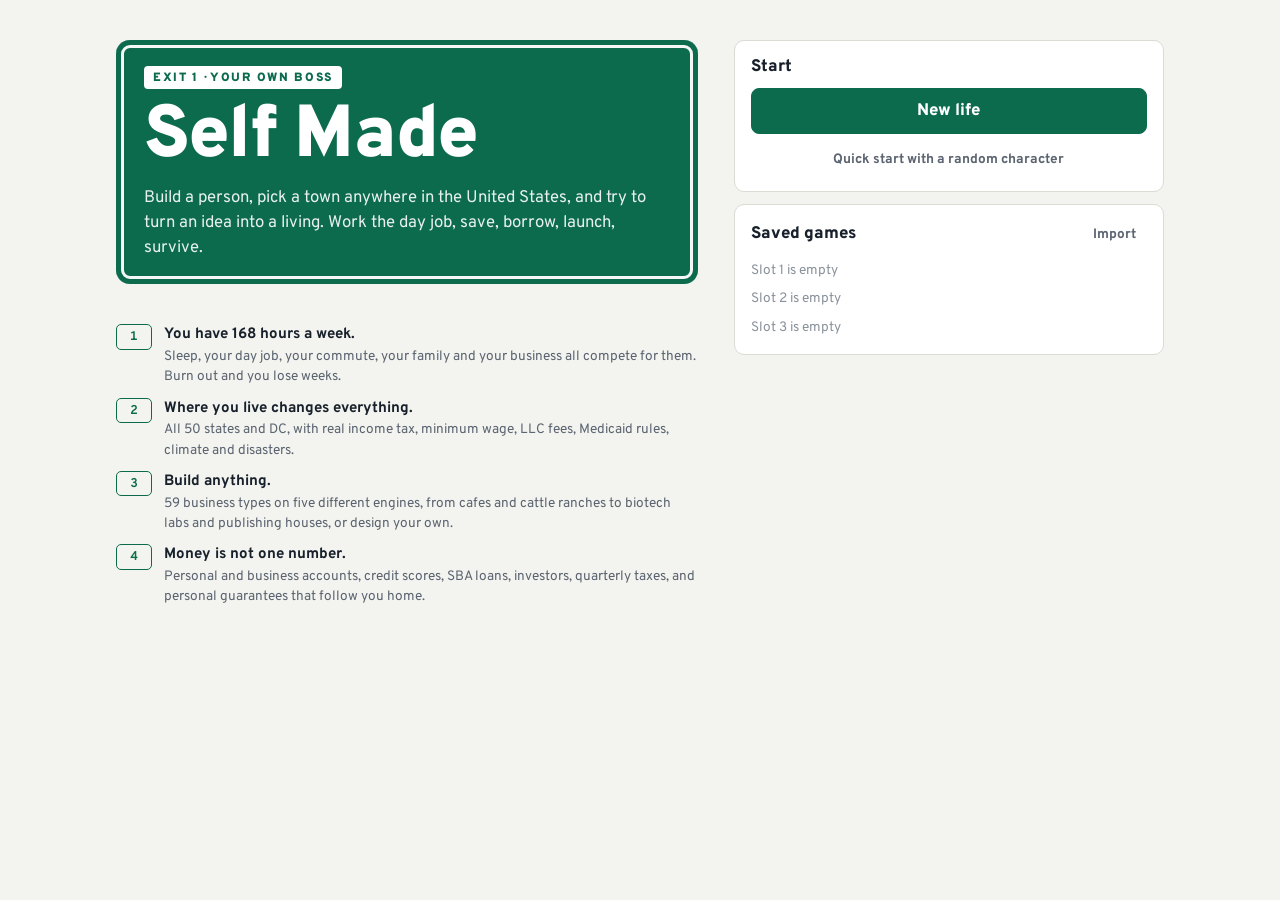
<file: index.html>
<!doctype html>
<html lang="en">
<head>
<meta charset="utf-8">
<meta name="viewport" content="width=device-width, initial-scale=1, viewport-fit=cover">
<title>Self Made</title>
<meta name="description" content="A realistic American entrepreneur life simulator. Build a character, start anywhere in the US, and turn any idea into a business.">
<link rel="preconnect" href="https://fonts.googleapis.com">
<link rel="preconnect" href="https://fonts.gstatic.com" crossorigin>
<link rel="stylesheet" href="https://fonts.googleapis.com/css2?family=Newsreader:ital,opsz,wght@0,6..72,400;0,6..72,500;1,6..72,400&family=Overpass+Mono:wght@400;600;700&family=Overpass:wght@400;600;700;800;900&display=swap">
<link rel="stylesheet" href="css/style.css">
</head>
<body>
<div id="app"><noscript>Self Made needs JavaScript to run.</noscript></div>
<script src="js/util.js"></script>
<script src="js/data/locations.js"></script>
<script src="js/data/character.js"></script>
<script src="js/data/jobs.js"></script>
<script src="js/data/businesses.js"></script>
<script src="js/engine/state.js"></script>
<script src="js/engine/finance.js"></script>
<script src="js/engine/economy.js"></script>
<script src="js/engine/life.js"></script>
<script src="js/engine/business.js"></script>
<script src="js/engine/events.js"></script>
<script src="js/engine/holdings.js"></script>
<script src="js/engine/giving.js"></script>
<script src="js/engine/sim.js"></script>
<script src="js/ui/core.js"></script>
<script src="js/ui/create.js"></script>
<script src="js/ui/game.js"></script>
<script src="js/main.js"></script>
</body>
</html>
</file>
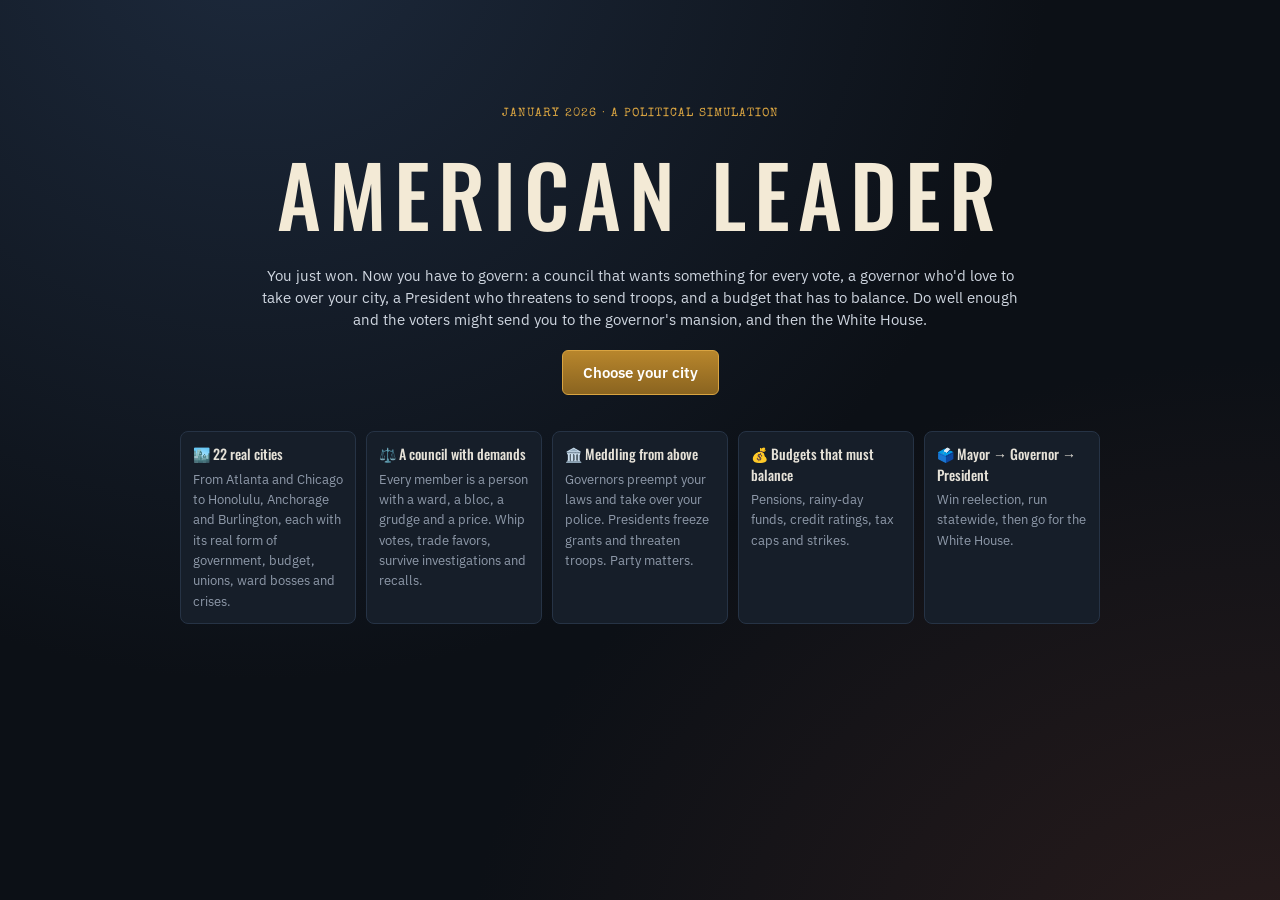
<file: americanleader/index.html>
<!DOCTYPE html>
<html lang="en">
<head>
<meta charset="UTF-8">
<meta name="viewport" content="width=device-width, initial-scale=1.0">
<title>American Leader</title>
<link rel="preconnect" href="https://fonts.googleapis.com">
<link href="https://fonts.googleapis.com/css2?family=Oswald:wght@400;500;600&family=IBM+Plex+Sans:wght@400;500;600&family=Special+Elite&display=swap" rel="stylesheet">
<link rel="stylesheet" href="css/style.css">
</head>
<body>

<section id="boot" class="screen active">
    <div class="boot">
        <div class="kicker">JANUARY 2026 · A POLITICAL SIMULATION</div>
        <h1>AMERICAN LEADER</h1>
        <p class="lede">You just won. Now you have to govern: a council that wants something for every vote, a governor who'd love to take over your city, a President who threatens to send troops, and a budget that has to balance. Do well enough and the voters might send you to the governor's mansion, and then the White House.</p>
        <div class="row center">
            <button class="primary big" data-act="newGame">Choose your city</button>
            <button id="continueBtn" class="secondary big" data-act="continueGame">Continue</button>
        </div>
        <div class="boot-grid">
            <div><b>🏙️ 22 real cities</b><span>From Atlanta and Chicago to Honolulu, Anchorage and Burlington, each with its real form of government, budget, unions, ward bosses and crises.</span></div>
            <div><b>⚖️ A council with demands</b><span>Every member is a person with a ward, a bloc, a grudge and a price. Whip votes, trade favors, survive investigations and recalls.</span></div>
            <div><b>🏛️ Meddling from above</b><span>Governors preempt your laws and take over your police. Presidents freeze grants and threaten troops. Party matters.</span></div>
            <div><b>💰 Budgets that must balance</b><span>Pensions, rainy-day funds, credit ratings, tax caps and strikes.</span></div>
            <div><b>🗳️ Mayor → Governor → President</b><span>Win reelection, run statewide, then go for the White House.</span></div>
        </div>
    </div>
</section>

<section id="cities" class="screen">
    <div class="setup-head">
        <div><div class="kicker">STEP 1 OF 3</div><h1>Choose your city</h1><p class="muted">You were just elected mayor. Bars show each city's condition today; green is good.</p></div>
        <button class="secondary" data-act="screen" data-s="boot">← Back</button>
    </div>
    <div id="cityList"></div>
</section>

<section id="dossierScreen" class="screen"><div id="dossier"></div></section>
<section id="creator" class="screen"><div id="creatorBody"></div></section>
<section id="team" class="screen"><div id="teamBody"></div></section>

<section id="play" class="screen">
    <header id="hud"></header>
    <nav id="dock"></nav>
    <main id="view"></main>
    <footer class="foot"><button class="link" data-act="screen" data-s="boot">Main menu (your game is saved)</button> <span class="muted tiny">Space = next week · 1–9 = choose an option</span></footer>
</section>

<section id="fall" class="screen"><div id="fallBody"></div></section>

<div id="scene"></div>
<div id="toasts"></div>

<script src="js/portrait.js"></script>
<script src="js/data_places.js"></script>
<script src="js/data_rules.js"></script>
<script src="js/engine.js"></script>
<script src="js/economy.js"></script>
<script src="js/politics.js"></script>
<script src="js/sim.js"></script>
<script src="js/scenes.js"></script>
<script src="js/scenes_cities.js"></script>
<script src="js/ui.js"></script>
<script src="js/main.js"></script>
</body>
</html>
</file>
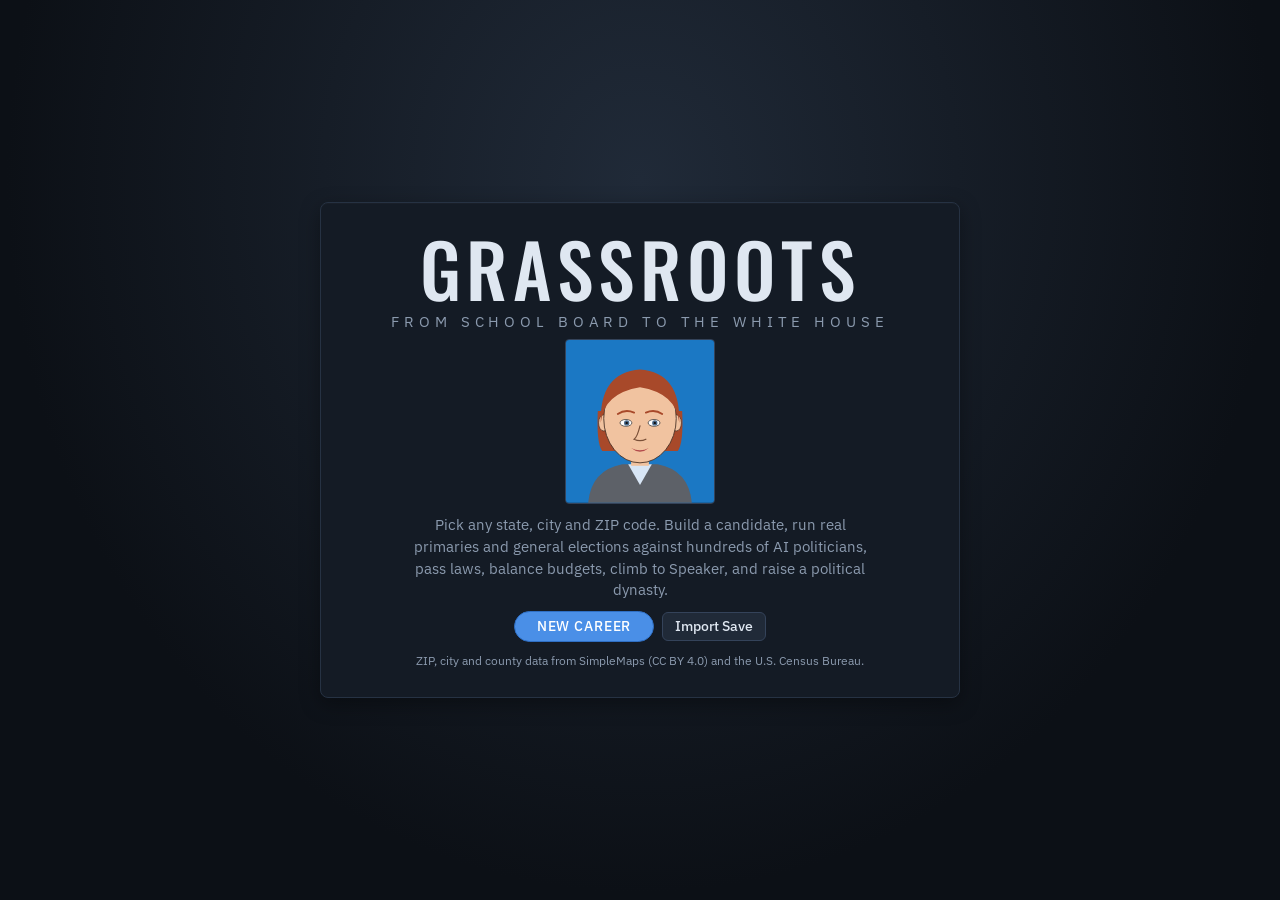
<file: grassroots/index.html>
<!doctype html>
<html lang="en">
<head>
<meta charset="utf-8">
<meta name="viewport" content="width=device-width, initial-scale=1, viewport-fit=cover">
<title>Grassroots</title>
<meta name="description" content="A political career simulator: run for office anywhere in the US, from school board to President.">
<link rel="preconnect" href="https://fonts.googleapis.com">
<link rel="preconnect" href="https://fonts.gstatic.com" crossorigin>
<link rel="stylesheet" href="https://fonts.googleapis.com/css2?family=IBM+Plex+Sans:ital,wght@0,400;0,500;0,600;1,400&family=Oswald:wght@400;500&family=Special+Elite&display=swap">
<link rel="stylesheet" href="css/style.css">
</head>
<body>
<div id="app"><noscript>Grassroots needs JavaScript to run.</noscript></div>
<script src="js/util.js"></script>
<script src="js/data/states.js"></script>
<script src="js/data/policies.js"></script>
<script src="js/data/content.js"></script>
<script src="js/data/agencies.js"></script>
<script src="js/data/crises.js"></script>
<script src="js/data/regional_a.js"></script>
<script src="js/data/regional_b.js"></script>
<script src="js/data/regional_c.js"></script>
<script src="js/data/regional_cities.js"></script>
<script src="js/geo/us.js"></script>
<script src="js/engine/geo.js"></script>
<script src="js/engine/fiscal.js"></script>
<script src="js/engine/world.js"></script>
<script src="js/engine/elections.js"></script>
<script src="js/engine/watch.js"></script>
<script src="js/engine/campaign.js"></script>
<script src="js/engine/govern.js"></script>
<script src="js/engine/billgen.js"></script>
<script src="js/engine/legis.js"></script>
<script src="js/engine/committees.js"></script>
<script src="js/engine/power.js"></script>
<script src="js/engine/scenes.js"></script>
<script src="js/engine/develop.js"></script>
<script src="js/engine/cabinet.js"></script>
<script src="js/engine/xneg.js"></script>
<script src="js/engine/programs.js"></script>
<script src="js/engine/drafting.js"></script>
<script src="js/engine/budget.js"></script>
<script src="js/engine/leaders.js"></script>
<script src="js/engine/pres.js"></script>
<script src="js/engine/debate.js"></script>
<script src="js/engine/life.js"></script>
<script src="js/engine/events.js"></script>
<script src="js/engine/sim.js"></script>
<script src="js/engine/state.js"></script>
<script src="js/ui/core.js"></script>
<script src="js/ui/create.js"></script>
<script src="js/ui/game.js"></script>
<script src="js/ui/govern.js"></script>
<script src="js/ui/exec.js"></script>
<script src="js/ui/legis.js"></script>
<script src="js/ui/draft.js"></script>
<script src="js/ui/budget.js"></script>
<script src="js/ui/office.js"></script>
<script src="js/ui/campaign.js"></script>
<script src="js/ui/world.js"></script>
<script src="js/main.js"></script>
</body>
</html>
</file>
<file: css/style.css>
/* Self Made — visual system
   Layout: a sticky guide-sign header, route-style nav down the left, work surface on the right.
   Palette drawn from US highway signage: guide-sign green, interstate blue, warning amber, stop red,
   on map-paper neutrals. Type: Overpass (Highway Gothic lineage) for UI, Overpass Mono for money,
   Newsreader for the life journal. */
:root {
  --paper: #f3f4ef;
  --surface: #ffffff;
  --surface-2: #eceee7;
  --ink: #18212b;
  --muted: #5b6470;
  --faint: #8a929b;
  --line: #d8dcd2;
  --road: #0d6b4d;
  --road-strong: #0a5a40;
  --road-ink: #ffffff;
  --road-tint: #e1efe8;
  --shield: #1f4e99;
  --shield-red: #b3261e;
  --caution: #e3a10b;
  --caution-tint: #fbf0d3;
  --stop: #b3261e;
  --stop-tint: #f7e1df;
  --good: #23784a;
  --good-tint: #e0f0e6;
  --focus: #1f4e99;
  --shadow: 0 1px 2px rgba(24, 33, 43, .06), 0 4px 14px rgba(24, 33, 43, .06);
  --font-ui: 'Overpass', 'Helvetica Neue', Arial, sans-serif;
  --font-num: 'Overpass Mono', ui-monospace, 'SFMono-Regular', Menlo, monospace;
  --font-story: 'Newsreader', Georgia, 'Times New Roman', serif;
  --r: 10px;
  color-scheme: light;
}
@media (prefers-color-scheme: dark) {
  :root:not([data-theme="light"]) {
    --paper: #111518; --surface: #192025; --surface-2: #20282e; --ink: #e5e9e3; --muted: #a0a9b2; --faint: #76808a; --line: #2c353c;
    --road: #23946a; --road-strong: #1c7b58; --road-ink: #ffffff; --road-tint: #173328; --shield: #6f9be4; --shield-red: #e06a60;
    --caution: #f0b43a; --caution-tint: #3a2f14; --stop: #f07068; --stop-tint: #3d1d1b; --good: #4cc185; --good-tint: #163626; --focus: #8fb4f0;
    --shadow: 0 1px 2px rgba(0, 0, 0, .3), 0 6px 18px rgba(0, 0, 0, .25);
    color-scheme: dark;
  }
}
:root[data-theme="dark"] {
  --paper: #111518; --surface: #192025; --surface-2: #20282e; --ink: #e5e9e3; --muted: #a0a9b2; --faint: #76808a; --line: #2c353c;
  --road: #23946a; --road-strong: #1c7b58; --road-ink: #ffffff; --road-tint: #173328; --shield: #6f9be4; --shield-red: #e06a60;
  --caution: #f0b43a; --caution-tint: #3a2f14; --stop: #f07068; --stop-tint: #3d1d1b; --good: #4cc185; --good-tint: #163626; --focus: #8fb4f0;
  --shadow: 0 1px 2px rgba(0, 0, 0, .3), 0 6px 18px rgba(0, 0, 0, .25);
  color-scheme: dark;
}

* { box-sizing: border-box; }
html, body { height: 100%; }
body { margin: 0; background: var(--paper); color: var(--ink); font: 15px/1.5 var(--font-ui); -webkit-font-smoothing: antialiased; }
button, input, select, textarea { font: inherit; color: inherit; }
h1, h2, h3, h4 { margin: 0; line-height: 1.15; text-wrap: balance; }
h2 { font-size: 1.35rem; font-weight: 800; letter-spacing: -.01em; }
h3 { font-size: 1.05rem; font-weight: 800; }
h4 { font-size: .78rem; font-weight: 800; letter-spacing: .08em; text-transform: uppercase; color: var(--muted); }
p { margin: 0; }
a { color: var(--shield); }
:focus-visible { outline: 3px solid var(--focus); outline-offset: 2px; border-radius: 4px; }
.num { font-family: var(--font-num); font-variant-numeric: tabular-nums; letter-spacing: -.02em; }
.muted { color: var(--muted); }
.faint { color: var(--faint); }
.small { font-size: .85rem; }
.tiny { font-size: .75rem; }
.pos { color: var(--good); }
.neg { color: var(--stop); }
.stack { display: flex; flex-direction: column; gap: 12px; }
.stack-s { display: flex; flex-direction: column; gap: 6px; }
.row { display: flex; gap: 10px; align-items: center; flex-wrap: wrap; }
.row.between { justify-content: space-between; }
.grow { flex: 1; min-width: 0; }
.grid { display: grid; gap: 14px; }
.g2 { grid-template-columns: repeat(auto-fit, minmax(260px, 1fr)); }
.g3 { grid-template-columns: repeat(auto-fit, minmax(210px, 1fr)); }
.g4 { grid-template-columns: repeat(auto-fit, minmax(150px, 1fr)); }
.label { font-size: .7rem; font-weight: 800; letter-spacing: .09em; text-transform: uppercase; color: var(--muted); }
.divider { height: 1px; background: var(--line); border: 0; margin: 4px 0; }
[hidden] { display: none !important; }

/* ---------- Highway sign primitives ---------- */
.sign { background: var(--road); color: var(--road-ink); border-radius: 9px; box-shadow: inset 0 0 0 3px var(--road), inset 0 0 0 5px rgba(255, 255, 255, .92); padding: 12px 16px; }
.sign .label { color: rgba(255, 255, 255, .78); }
.sign-blue { background: var(--shield); box-shadow: inset 0 0 0 3px var(--shield), inset 0 0 0 5px rgba(255, 255, 255, .92); }
.sign-caution { background: var(--caution); color: #1b1607; box-shadow: inset 0 0 0 3px var(--caution), inset 0 0 0 5px #1b1607; }
.marker { display: inline-flex; flex-direction: column; align-items: center; justify-content: center; background: var(--road); color: #fff; border-radius: 6px; padding: 4px 9px 3px; box-shadow: inset 0 0 0 2px var(--road), inset 0 0 0 3.5px rgba(255, 255, 255, .9); line-height: 1; min-width: 52px; }
.marker small { font-size: .56rem; font-weight: 800; letter-spacing: .14em; }
.marker b { font-family: var(--font-num); font-size: 1.15rem; font-weight: 700; margin-top: 2px; }
.shield { width: 40px; height: 42px; flex: none; display: block; }
.shield text { font-family: var(--font-ui); font-weight: 800; }

/* ---------- Buttons & controls ---------- */
.btn { appearance: none; border: 1.5px solid var(--line); background: var(--surface); color: var(--ink); border-radius: 8px; padding: 8px 14px; font-weight: 700; cursor: pointer; line-height: 1.2; display: inline-flex; align-items: center; gap: 6px; transition: background .12s, border-color .12s, transform .06s; text-align: left; }
.btn:hover { border-color: var(--faint); }
.btn:active { transform: translateY(1px); }
.btn[disabled] { opacity: .45; cursor: not-allowed; transform: none; }
.btn-go { background: var(--road); border-color: var(--road); color: var(--road-ink); }
.btn-go:hover { background: var(--road-strong); border-color: var(--road-strong); }
.btn-blue { background: var(--shield); border-color: var(--shield); color: #fff; }
.btn-danger { color: var(--stop); border-color: color-mix(in srgb, var(--stop) 40%, var(--line)); }
.btn-danger:hover { background: var(--stop-tint); border-color: var(--stop); }
.btn-ghost { border-color: transparent; background: transparent; color: var(--muted); }
.btn-ghost:hover { background: var(--surface-2); border-color: transparent; color: var(--ink); }
.btn-s { padding: 5px 10px; font-size: .85rem; border-radius: 7px; }
.btn-big { padding: 12px 20px; font-size: 1.05rem; font-weight: 800; }
.input, select.input { width: 100%; border: 1.5px solid var(--line); border-radius: 8px; padding: 8px 10px; background: var(--surface); }
.input:focus { border-color: var(--focus); outline: none; }
input[type=range] { width: 100%; accent-color: var(--road); }
.field { display: flex; flex-direction: column; gap: 4px; }
.seg { display: inline-flex; border: 1.5px solid var(--line); border-radius: 8px; overflow: hidden; flex-wrap: wrap; }
.seg button { border: 0; background: var(--surface); padding: 6px 12px; font-weight: 700; cursor: pointer; color: var(--muted); }
.seg button + button { border-left: 1.5px solid var(--line); }
.seg button[aria-pressed="true"] { background: var(--road); color: var(--road-ink); }

/* ---------- Cards & choice tiles ---------- */
.card { background: var(--surface); border: 1px solid var(--line); border-radius: var(--r); padding: 16px; min-width: 0; }
.card.pad-s { padding: 12px; }
.card-head { display: flex; align-items: baseline; justify-content: space-between; gap: 10px; margin-bottom: 10px; flex-wrap: wrap; }
.tile { appearance: none; text-align: left; background: var(--surface); border: 1.5px solid var(--line); border-radius: var(--r); padding: 12px 14px; cursor: pointer; display: flex; flex-direction: column; gap: 4px; min-width: 0; transition: border-color .12s, box-shadow .12s; }
.tile:hover { border-color: var(--faint); }
.tile[aria-pressed="true"] { border-color: var(--road); box-shadow: 0 0 0 2px var(--road) inset; background: color-mix(in srgb, var(--road-tint) 55%, var(--surface)); }
.tile[disabled] { opacity: .5; cursor: not-allowed; }
.tile b { font-weight: 800; }
.tile .small { color: var(--muted); }

.pill { display: inline-flex; align-items: center; gap: 5px; font-size: .72rem; font-weight: 800; letter-spacing: .04em; padding: 2px 8px; border-radius: 99px; background: var(--surface-2); color: var(--muted); white-space: nowrap; }
.pill.good { background: var(--good-tint); color: var(--good); }
.pill.warn { background: var(--caution-tint); color: color-mix(in srgb, var(--caution) 70%, var(--ink)); }
.pill.bad { background: var(--stop-tint); color: var(--stop); }
.pill.info { background: color-mix(in srgb, var(--shield) 14%, var(--surface)); color: var(--shield); }
.dot { width: 7px; height: 7px; border-radius: 50%; background: currentColor; display: inline-block; }

.kpi { display: flex; flex-direction: column; gap: 2px; min-width: 0; }
.kpi .v { font-family: var(--font-num); font-size: 1.35rem; font-weight: 700; font-variant-numeric: tabular-nums; letter-spacing: -.03em; line-height: 1.2; overflow-wrap: anywhere; }
.kpi .d { font-size: .78rem; color: var(--muted); }

.meter { height: 6px; background: var(--surface-2); border-radius: 99px; overflow: hidden; }
.meter i { display: block; height: 100%; border-radius: 99px; background: var(--road); }
.meter.warn i { background: var(--caution); }
.meter.bad i { background: var(--stop); }
.meter-row { display: grid; grid-template-columns: 78px 1fr 34px; align-items: center; gap: 8px; font-size: .8rem; }

table.ledger { width: 100%; border-collapse: collapse; font-size: .88rem; }
table.ledger td, table.ledger th { padding: 6px 4px; border-bottom: 1px solid var(--line); text-align: left; }
table.ledger th { font-size: .68rem; letter-spacing: .08em; text-transform: uppercase; color: var(--muted); font-weight: 800; }
table.ledger td.r, table.ledger th.r { text-align: right; font-family: var(--font-num); font-variant-numeric: tabular-nums; }
table.ledger tr.total td { font-weight: 800; border-bottom: 0; border-top: 2px solid var(--ink); }
.scroll-x { overflow-x: auto; }

/* ---------- App shell ---------- */
#app { min-height: 100%; }
.topbar { position: sticky; top: env(safe-area-inset-top, 0px); z-index: 20; background: var(--paper); border-bottom: 1px solid var(--line); }
.topbar-in { display: flex; align-items: center; gap: 12px; padding: 10px 16px; max-width: 1320px; margin: 0 auto; flex-wrap: wrap; }
.brand { font-weight: 900; letter-spacing: .02em; font-size: 1.05rem; display: flex; align-items: center; gap: 8px; white-space: nowrap; }
.brand .bm { width: 26px; height: 26px; border-radius: 6px; background: var(--road); box-shadow: inset 0 0 0 2px var(--road), inset 0 0 0 3.5px #fff; display: grid; place-items: center; color: #fff; font-size: .72rem; font-weight: 900; }
.wallets { display: flex; gap: 18px; margin-left: auto; align-items: center; flex-wrap: wrap; }
.wallet { display: flex; flex-direction: column; line-height: 1.15; }
.wallet .label { font-size: .62rem; }
.wallet b { font-family: var(--font-num); font-size: 1.02rem; font-variant-numeric: tabular-nums; }
.shell { display: grid; grid-template-columns: 210px minmax(0, 1fr); gap: 20px; max-width: 1320px; margin: 0 auto; padding: 18px 16px 60px; }
.nav { position: sticky; top: 80px; align-self: start; display: flex; flex-direction: column; gap: 2px; }
.nav button { appearance: none; border: 0; background: transparent; text-align: left; padding: 9px 12px 9px 14px; border-radius: 8px; font-weight: 700; color: var(--muted); cursor: pointer; display: flex; align-items: center; justify-content: space-between; gap: 8px; position: relative; }
.nav button:hover { background: var(--surface-2); color: var(--ink); }
.nav button[aria-current="page"] { background: var(--surface); color: var(--ink); box-shadow: var(--shadow); }
.nav button[aria-current="page"]::before { content: ''; position: absolute; left: 4px; top: 9px; bottom: 9px; width: 3px; border-radius: 3px; background: var(--road); }
.nav .count { font-size: .68rem; background: var(--caution); color: #1b1607; border-radius: 99px; padding: 1px 6px; font-weight: 900; }
.nav-foot { margin-top: 14px; padding-top: 12px; border-top: 1px solid var(--line); display: flex; flex-direction: column; gap: 4px; }
.main { min-width: 0; display: flex; flex-direction: column; gap: 16px; }
.page-head { display: flex; align-items: flex-end; justify-content: space-between; gap: 12px; flex-wrap: wrap; }
.page-head p { color: var(--muted); max-width: 62ch; }

.next-wrap { display: flex; gap: 6px; align-items: center; }
.next-btn { background: var(--road); color: #fff; border: 0; border-radius: 9px; padding: 9px 16px 8px; font-weight: 900; letter-spacing: .04em; cursor: pointer; box-shadow: inset 0 0 0 2px var(--road), inset 0 0 0 3.5px rgba(255, 255, 255, .9); display: inline-flex; gap: 8px; align-items: center; text-transform: uppercase; font-size: .9rem; }
.next-btn:hover { background: var(--road-strong); box-shadow: inset 0 0 0 2px var(--road-strong), inset 0 0 0 3.5px rgba(255, 255, 255, .9); }
.next-btn[disabled] { opacity: .5; cursor: not-allowed; }
.next-btn .arrow { font-size: 1.1rem; line-height: 1; }

/* ---------- Hours planner ---------- */
.hours-bar { display: flex; height: 26px; border-radius: 7px; overflow: hidden; background: var(--surface-2); border: 1px solid var(--line); }
.hours-bar span { display: block; height: 100%; min-width: 0; }
.hb-sleep { background: #7b8a9a; } .hb-job { background: var(--shield); } .hb-commute { background: #9aa6b3; } .hb-biz { background: var(--road); }
.hb-network { background: #5a9c7f; } .hb-learn { background: #8a6fbf; } .hb-family { background: var(--caution); } .hb-chores { background: #b5bcb2; } .hb-leisure { background: transparent; }
.legend { display: flex; flex-wrap: wrap; gap: 6px 14px; font-size: .78rem; color: var(--muted); }
.legend i { display: inline-block; width: 10px; height: 10px; border-radius: 3px; margin-right: 5px; vertical-align: -1px; }
.slider-row { display: grid; grid-template-columns: minmax(120px, 190px) 1fr 64px; gap: 12px; align-items: center; }
.slider-row .v { font-family: var(--font-num); text-align: right; font-weight: 700; }

/* ---------- Charts ---------- */
.chart { position: relative; width: 100%; }
.chart svg { display: block; width: 100%; height: auto; overflow: visible; }
.chart .grid-l { stroke: var(--line); stroke-width: 1; }
.chart .axis-t { fill: var(--faint); font: 10px var(--font-num); }
.chart .tip { position: absolute; pointer-events: none; background: var(--ink); color: var(--paper); font-size: .75rem; padding: 6px 8px; border-radius: 6px; white-space: nowrap; transform: translate(-50%, -110%); top: 0; font-family: var(--font-num); }
.chart .hover-l { stroke: var(--faint); stroke-dasharray: 3 3; }

/* ---------- Journal ---------- */
.log { display: flex; flex-direction: column; }
.log-item { display: grid; grid-template-columns: 92px 1fr; gap: 12px; padding: 9px 0; border-bottom: 1px dashed var(--line); }
.log-item .when { font-family: var(--font-num); font-size: .74rem; color: var(--faint); padding-top: 3px; }
.log-item .what { font-family: var(--font-story); font-size: 1.02rem; line-height: 1.45; }
.log-item .what .k { font-family: var(--font-ui); font-size: .62rem; font-weight: 900; letter-spacing: .1em; text-transform: uppercase; margin-right: 6px; color: var(--muted); vertical-align: 1px; }
.k-biz { color: var(--road) !important; } .k-money { color: var(--shield) !important; } .k-econ { color: color-mix(in srgb, var(--caution) 70%, var(--ink)) !important; } .k-career { color: #8a6fbf !important; }

/* ---------- Modal ---------- */
.overlay { position: fixed; inset: 0; background: rgba(12, 16, 20, .55); z-index: 50; display: flex; align-items: center; justify-content: center; padding: 16px; overflow-y: auto; }
.modal { background: var(--surface); border-radius: 14px; max-width: 560px; width: 100%; box-shadow: 0 20px 60px rgba(0, 0, 0, .35); overflow: hidden; max-height: calc(100% - 20px); display: flex; flex-direction: column; }
.modal.wide { max-width: 760px; }
.modal-top { padding: 18px 20px 14px; }
.modal-body { padding: 0 20px 18px; overflow-y: auto; display: flex; flex-direction: column; gap: 12px; }
.modal-foot { padding: 12px 20px 18px; display: flex; gap: 8px; flex-wrap: wrap; justify-content: flex-end; border-top: 1px solid var(--line); }
.event-sign { display: flex; gap: 12px; align-items: center; }
.event-diamond { width: 44px; height: 44px; flex: none; transform: rotate(45deg); border-radius: 6px; background: var(--caution); box-shadow: inset 0 0 0 2px var(--caution), inset 0 0 0 3.5px #1b1607; display: grid; place-items: center; }
.event-diamond span { transform: rotate(-45deg); font-weight: 900; color: #1b1607; font-size: 1.2rem; }
.event-diamond.biz { background: var(--road); box-shadow: inset 0 0 0 2px var(--road), inset 0 0 0 3.5px #fff; }
.event-diamond.biz span, .event-diamond.money span { color: #fff; }
.event-diamond.money { background: var(--shield); box-shadow: inset 0 0 0 2px var(--shield), inset 0 0 0 3.5px #fff; }
.event-text { font-family: var(--font-story); font-size: 1.12rem; line-height: 1.5; }
.choice { width: 100%; justify-content: space-between; padding: 11px 14px; }
.choice .hint { font-weight: 500; font-size: .8rem; color: var(--muted); }
.result { font-family: var(--font-story); font-size: 1.05rem; padding: 12px 14px; background: var(--surface-2); border-radius: 8px; }

.toasts { position: fixed; right: 16px; bottom: calc(16px + env(safe-area-inset-bottom, 0px)); z-index: 60; display: flex; flex-direction: column; gap: 8px; max-width: min(360px, calc(100vw - 32px)); }
.toast { background: var(--ink); color: var(--paper); padding: 10px 14px; border-radius: 9px; font-size: .88rem; box-shadow: 0 6px 20px rgba(0, 0, 0, .25); animation: tin .2s ease-out; }
@keyframes tin { from { transform: translateY(8px); opacity: 0; } to { transform: none; opacity: 1; } }

/* ---------- Title & creation ---------- */
.title-wrap { max-width: 1080px; margin: 0 auto; padding: 40px 16px 60px; display: grid; grid-template-columns: minmax(0, 1.15fr) minmax(0, .85fr); gap: 36px; align-items: start; }
.title-sign { padding: 26px 28px 24px; border-radius: 14px; box-shadow: inset 0 0 0 5px var(--road), inset 0 0 0 8px rgba(255, 255, 255, .95); }
.title-sign h1 { font-size: clamp(2.6rem, 7vw, 4.6rem); font-weight: 900; letter-spacing: -.02em; line-height: .95; }
.title-sign .exit { display: inline-block; background: #fff; color: var(--road); font-weight: 900; font-size: .75rem; letter-spacing: .14em; padding: 3px 9px 2px; border-radius: 4px; margin-bottom: 14px; }
.title-sign p { margin-top: 12px; font-size: 1.05rem; max-width: 46ch; color: rgba(255, 255, 255, .9); }
.rules { display: flex; flex-direction: column; gap: 10px; margin-top: 22px; }
.rule { display: grid; grid-template-columns: 36px 1fr; gap: 12px; align-items: start; }
.rule .mile { font-family: var(--font-num); font-weight: 700; color: var(--road); font-size: .8rem; border: 1.5px solid var(--road); border-radius: 5px; text-align: center; padding: 3px 0 1px; }
.saves { display: flex; flex-direction: column; gap: 8px; }

.wizard { max-width: 1160px; margin: 0 auto; padding: 18px 16px 80px; display: grid; grid-template-columns: 220px minmax(0, 1fr); gap: 26px; }
.route { display: flex; flex-direction: column; position: sticky; top: 16px; align-self: start; }
.route button { appearance: none; border: 0; background: transparent; display: grid; grid-template-columns: 22px 1fr; gap: 10px; align-items: center; padding: 7px 4px; text-align: left; cursor: pointer; color: var(--muted); font-weight: 700; }
.route button .stop { width: 14px; height: 14px; border-radius: 50%; border: 2.5px solid var(--line); background: var(--paper); margin-left: 4px; position: relative; }
.route button.done .stop { background: var(--road); border-color: var(--road); }
.route button[aria-current="step"] { color: var(--ink); }
.route button[aria-current="step"] .stop { border-color: var(--road); box-shadow: 0 0 0 4px var(--road-tint); }
.route button:disabled { cursor: default; }
.step-body { display: flex; flex-direction: column; gap: 18px; min-width: 0; }
.step-foot { display: flex; justify-content: space-between; gap: 10px; position: sticky; bottom: 0; padding: 12px 0 calc(12px + env(safe-area-inset-bottom, 0px)); background: linear-gradient(transparent, var(--paper) 30%); }
.state-grid { display: grid; grid-template-columns: repeat(auto-fill, minmax(66px, 1fr)); gap: 6px; }
.state-btn { appearance: none; background: transparent; border: 1.5px solid transparent; border-radius: 9px; padding: 4px 2px 3px; cursor: pointer; display: flex; flex-direction: column; align-items: center; gap: 1px; font-size: .62rem; line-height: 1.15; text-align: center; color: var(--muted); font-weight: 700; }
.state-btn:hover { background: var(--surface); border-color: var(--line); }
.state-btn[aria-pressed="true"] { background: var(--surface); border-color: var(--road); box-shadow: 0 0 0 2px var(--road) inset; color: var(--ink); }
.facts { display: grid; grid-template-columns: repeat(auto-fit, minmax(130px, 1fr)); gap: 10px 16px; }
.fact .label { display: block; }
.fact b { font-family: var(--font-num); font-size: 1rem; font-variant-numeric: tabular-nums; }
.skill-row { display: grid; grid-template-columns: 110px 1fr 120px; gap: 10px; align-items: center; }
.stepper { display: inline-flex; align-items: center; gap: 6px; justify-content: flex-end; }
.stepper button { width: 28px; height: 28px; border-radius: 7px; border: 1.5px solid var(--line); background: var(--surface); cursor: pointer; font-weight: 900; }
.stepper b { width: 32px; text-align: center; font-family: var(--font-num); }
.biz-cats { display: flex; gap: 6px; flex-wrap: wrap; }
.chip { appearance: none; border: 1.5px solid var(--line); background: var(--surface); border-radius: 99px; padding: 5px 12px; font-weight: 700; cursor: pointer; font-size: .85rem; color: var(--muted); }
.chip[aria-pressed="true"] { background: var(--ink); color: var(--paper); border-color: var(--ink); }

/* ---------- Business ---------- */
.task { display: grid; grid-template-columns: 26px minmax(0, 1fr) auto; gap: 12px; align-items: start; padding: 12px 0; border-bottom: 1px solid var(--line); }
.task:last-child { border-bottom: 0; }
.task .chk { width: 22px; height: 22px; border-radius: 6px; border: 2px solid var(--line); display: grid; place-items: center; font-size: .8rem; font-weight: 900; margin-top: 1px; }
.task.done .chk { background: var(--road); border-color: var(--road); color: #fff; }
.task.active .chk, .task.waiting .chk { border-color: var(--road); color: var(--road); }
.task.locked { opacity: .55; }
.prog { height: 5px; background: var(--surface-2); border-radius: 99px; overflow: hidden; margin-top: 6px; }
.prog i { display: block; height: 100%; background: var(--road); }
.staff-row { display: grid; grid-template-columns: minmax(0, 1fr) auto; gap: 10px; align-items: center; padding: 9px 0; border-bottom: 1px solid var(--line); }
.staff-row:last-child { border-bottom: 0; }
.stars { color: var(--caution); letter-spacing: 1px; }
.review { padding: 8px 0; border-bottom: 1px dashed var(--line); }
.review:last-child { border-bottom: 0; }
.review p { font-family: var(--font-story); font-size: .98rem; }

.empty { padding: 26px; text-align: center; color: var(--muted); border: 1.5px dashed var(--line); border-radius: var(--r); }
.alert { display: flex; gap: 10px; align-items: flex-start; padding: 10px 12px; border-radius: 9px; background: var(--caution-tint); font-size: .9rem; }
.alert.bad { background: var(--stop-tint); }
.alert.good { background: var(--good-tint); }
.alert.info { background: color-mix(in srgb, var(--shield) 10%, var(--surface)); }
.alert b { font-weight: 800; }

@media (max-width: 900px) {
  .shell { grid-template-columns: 1fr; padding-top: 10px; }
  .nav { position: static; flex-direction: row; overflow-x: auto; gap: 4px; padding-bottom: 4px; scrollbar-width: none; }
  .nav button { white-space: nowrap; padding: 8px 12px; }
  .nav button[aria-current="page"]::before { left: 10px; right: 10px; top: auto; bottom: 3px; width: auto; height: 3px; }
  .nav-foot { display: none; }
  .wizard { grid-template-columns: 1fr; }
  .route { position: static; flex-direction: row; overflow-x: auto; gap: 2px; scrollbar-width: none; }
  .route button { grid-template-columns: 18px auto; white-space: nowrap; font-size: .82rem; }
  .title-wrap { grid-template-columns: 1fr; padding-top: 20px; gap: 22px; }
  .wallets { gap: 12px; margin-left: 0; width: 100%; justify-content: space-between; order: 3; }
}
@media (max-width: 560px) {
  body { font-size: 14px; }
  .slider-row { grid-template-columns: 1fr 60px; }
  .slider-row > :nth-child(2) { grid-column: 1 / -1; grid-row: 2; }
  .skill-row { grid-template-columns: 90px 1fr; }
  .skill-row .meter { grid-column: 1 / -1; grid-row: 2; }
  .log-item { grid-template-columns: 1fr; gap: 2px; }
  .task { grid-template-columns: 22px minmax(0, 1fr); }
  .task > :last-child { grid-column: 2; }
  .card { padding: 14px; }
}
@media (prefers-reduced-motion: reduce) { * { animation: none !important; transition: none !important; } }
</file>
<file: americanleader/css/style.css>
/* World Leader: 1950 — situation-room interface */

:root {
    --bg: #0c1016;
    --bg2: #141b24;
    --panel: #161e29;
    --panel2: #1c2633;
    --line: #263345;
    --line2: #34465e;
    --text: #e6e2d8;
    --muted: #8f9aaa;
    --accent: #d9a441;
    --accent2: #6fb3ff;
    --good: #5cc28a;
    --bad: #e2645a;
    --warn: #e8b54a;
    --radius: 8px;
    --head: "Oswald", "Arial Narrow", sans-serif;
    --body: "IBM Plex Sans", "Segoe UI", system-ui, sans-serif;
    --type: "Special Elite", "Courier New", monospace;
    color-scheme: dark;
}

* { box-sizing: border-box; }
html, body { margin: 0; background: var(--bg); color: var(--text); font-family: var(--body); font-size: 14px; line-height: 1.45; }
body { background: radial-gradient(ellipse at 20% -10%, #1d2a3d 0%, transparent 55%), radial-gradient(ellipse at 100% 110%, #2a1c1c 0%, transparent 45%), var(--bg); min-height: 100vh; }

h1, h2, h3, h4 { font-family: var(--head); font-weight: 500; letter-spacing: .4px; margin: 4px 0 8px; }
h1 { font-size: 32px; }
h2 { font-size: 22px; }
h3 { font-size: 14px; text-transform: uppercase; letter-spacing: 1.6px; color: var(--accent); border-bottom: 1px solid var(--line); padding-bottom: 6px; }
h4 { font-size: 12px; text-transform: uppercase; letter-spacing: 1.2px; color: var(--muted); margin-top: 12px; }
p { margin: 5px 0; }
ul { padding-left: 18px; margin: 6px 0; }
li { margin: 3px 0; }

.muted { color: var(--muted); }
.small { font-size: 12.5px; }
.tiny { font-size: 11px; }
.good, .c-for { color: var(--good); }
.bad, .c-against { color: var(--bad); }
.warn, .c-und { color: var(--warn); }
.kicker { font-family: var(--type); color: var(--accent); font-size: 12px; letter-spacing: 1px; }
.lede { font-size: 16px; color: #cfd6e0; }

.screen { display: none; padding: 16px; max-width: 1480px; margin: 0 auto; }
.screen.active { display: block; }
#play.screen { padding: 0; max-width: none; }

button { font-family: var(--body); font-size: 13px; color: var(--text); background: var(--panel2); border: 1px solid var(--line2); border-radius: 6px; padding: 7px 11px; cursor: pointer; transition: border-color .12s, background .12s; }
button:hover:not(:disabled) { border-color: var(--accent); }
button:disabled { opacity: .4; cursor: not-allowed; }
button.primary { background: linear-gradient(180deg, #b8862c, #8a6420); border-color: var(--accent); color: #fff; font-weight: 600; }
button.secondary { background: transparent; }
button.big { padding: 12px 20px; font-size: 15px; }
button.wide { width: 100%; margin-top: 12px; }
button.mini { padding: 3px 7px; font-size: 11.5px; margin: 1px; }
button.on { border-color: var(--accent); background: #3a2f17; }
button.danger { border-color: #7a2e2e; }
button.link { background: none; border: none; color: var(--muted); text-decoration: underline; }

input[type=text], input[type=number], select { width: 100%; background: var(--bg2); color: var(--text); border: 1px solid var(--line2); border-radius: 6px; padding: 7px 9px; margin: 3px 0 8px; font-family: var(--body); font-size: 13px; }
label { display: block; font-size: 12px; color: var(--muted); text-transform: uppercase; letter-spacing: 1px; margin-top: 10px; }

.row { display: flex; gap: 8px; flex-wrap: wrap; align-items: center; margin: 6px 0; }
.row.nowrap { flex-wrap: nowrap; }
.row.center { justify-content: center; }
.row > div { flex: 1; }

.panel { background: var(--panel); border: 1px solid var(--line); border-radius: var(--radius); padding: 12px 14px; margin-bottom: 12px; }
.badge { display: inline-block; font-size: 11px; padding: 2px 7px; border-radius: 10px; background: #263345; color: #cfd6e0; margin-right: 4px; white-space: nowrap; }
.badge.small { font-size: 10px; padding: 1px 6px; }
.badge.colony { background: #3b2f4f; }
.badge.occ { background: #4a3a20; }
.dot { display: inline-block; width: 9px; height: 9px; border-radius: 50%; margin-right: 3px; vertical-align: middle; }

/* Meters */
.meter { margin: 6px 0; }
.meter-top { display: flex; justify-content: space-between; font-size: 12px; gap: 8px; }
.meter-top b { font-weight: 600; white-space: nowrap; }
.meter-bar { height: 7px; background: #0b0f15; border-radius: 4px; overflow: hidden; margin-top: 3px; border: 1px solid #1f2a38; }
.meter-bar i { display: block; height: 100%; border-radius: 3px; }

/* Layout */
.cols2 { display: grid; grid-template-columns: 1fr 1fr; gap: 14px; }
.cols2.wide-right { grid-template-columns: 1fr 1.6fr; }
.cols2.wide-left { grid-template-columns: 1.7fr 1fr; }
.cols3 { display: grid; grid-template-columns: 1fr 1.2fr 1fr; gap: 14px; }
.cols2 > *, .cols3 > * { min-width: 0; }
.setup-head { display: flex; justify-content: space-between; align-items: flex-end; gap: 16px; flex-wrap: wrap; margin-bottom: 14px; }
.setup-head > div:first-child { max-width: 860px; }

/* Boot */
.boot { max-width: 920px; margin: 0 auto; text-align: center; padding: 10vh 0 40px; }
.boot h1 { font-size: clamp(44px, 9vw, 84px); letter-spacing: 8px; margin: 10px 0; color: #f3ead6; }
.boot-grid { display: grid; grid-template-columns: repeat(auto-fit, minmax(160px, 1fr)); gap: 10px; margin-top: 36px; text-align: left; }
.boot-grid div { background: var(--panel); border: 1px solid var(--line); border-radius: var(--radius); padding: 12px; }
.boot-grid b { display: block; font-family: var(--head); font-weight: 500; margin-bottom: 4px; }
.boot-grid span { font-size: 12.5px; color: var(--muted); }

/* Country picker */
.tier { font-family: var(--head); color: var(--accent); border-bottom: 1px solid var(--line); padding-bottom: 4px; margin-top: 22px; }
.country-grid { display: grid; grid-template-columns: repeat(auto-fill, minmax(250px, 1fr)); gap: 10px; }
.country-card { text-align: left; padding: 10px 12px; background: var(--panel); display: block; width: 100%; }
.cc-head { display: flex; gap: 10px; align-items: center; }
.cc-head .flag { font-size: 32px; line-height: 1; }
.cc-head b { font-family: var(--head); font-size: 17px; font-weight: 500; display: block; }
.cc-head small { color: var(--muted); font-size: 11.5px; }
.cc-badges { margin: 6px 0; }
.cc-meters .meter { margin: 3px 0; }
.cc-meters .meter-top { font-size: 11px; }
.cc-meters .meter-bar { height: 5px; }

/* Dossier */
.party { border-left: 3px solid var(--line2); padding: 4px 0 4px 10px; margin: 8px 0; }
.party.in-gov { border-left-color: var(--accent); }
.party-head { display: flex; flex-wrap: wrap; gap: 6px; align-items: baseline; }
.party .seats { margin-left: auto; font-weight: 600; }
.facs { color: #c3cbd6; }
.seatbar { display: flex; height: 16px; border-radius: 4px; overflow: hidden; margin: 6px 0 10px; position: relative; border: 1px solid var(--line); }
.seatbar i { display: block; height: 100%; }
.seatbar .majority { position: absolute; top: -3px; bottom: -3px; width: 2px; background: #fff; }
.region { margin: 6px 0; }
.good-list li::marker { color: var(--good); }
.bad-list li::marker { color: var(--bad); }

/* Creator */
.creator { display: grid; grid-template-columns: 340px 1fr; gap: 14px; }
.portrait-wrap { display: flex; justify-content: center; background: radial-gradient(circle, #2b394d 0%, #161e29 70%); border-radius: var(--radius); padding: 8px; }
.portrait { display: block; }
.choice-list { display: grid; gap: 6px; margin-bottom: 8px; }
.choice-list.two { grid-template-columns: 1fr 1fr; }
.choice { text-align: left; background: var(--bg2); padding: 8px 10px; }
.choice.on { border-color: var(--accent); background: #2a2414; }
.choice p { margin: 3px 0 0; color: #b9c2ce; }
.chips { display: flex; flex-wrap: wrap; gap: 5px; }
.chip-btn { font-size: 12px; padding: 4px 8px; }
.skill-row, .look-row { display: flex; justify-content: space-between; align-items: center; margin: 3px 0; font-size: 12.5px; }
.skill-row b { display: inline-block; width: 18px; text-align: center; }
.look-row small { display: inline-block; min-width: 110px; text-align: center; }
.swatch { display: inline-block; width: 26px; height: 12px; border-radius: 3px; vertical-align: middle; border: 1px solid #000; }

/* Cabinet */
.cabinet-grid { display: grid; grid-template-columns: repeat(auto-fill, minmax(300px, 1fr)); gap: 10px; }
.cabinet-grid .choice { margin: 4px 0; width: 100%; }
.stars { color: var(--accent); letter-spacing: 1px; font-size: 12px; }
.capital-preview { font-family: var(--head); font-size: 16px; color: var(--accent); }
.minister { display: flex; justify-content: space-between; align-items: center; gap: 8px; padding: 6px 0; border-bottom: 1px solid var(--line); font-size: 12.5px; }
.minister.vacant { display: block; }

/* HUD */
#hud { display: flex; align-items: center; gap: 12px; padding: 8px 14px; background: #0f151d; border-bottom: 1px solid var(--line); position: sticky; top: env(safe-area-inset-top, 0px); z-index: 10; flex-wrap: wrap; }
.hud-left { display: flex; align-items: center; gap: 10px; min-width: 240px; }
.hud-portrait { border-radius: 50%; overflow: hidden; background: #2b394d; width: 46px; height: 46px; }
.hud-country { font-family: var(--head); font-size: 17px; }
.hud-leader { font-size: 12px; color: var(--muted); }
.hud-stats { display: flex; gap: 6px; flex-wrap: wrap; flex: 1; }
.hstat { background: var(--panel); border: 1px solid var(--line); border-radius: 6px; padding: 3px 8px; min-width: 62px; }
.hstat small { display: block; font-size: 10px; color: var(--muted); text-transform: uppercase; letter-spacing: .8px; }
.hstat b { font-size: 13px; }
.hstat.good b { color: var(--good); }
.hstat.bad b { color: var(--bad); }
.hstat.capital b { color: var(--accent); }
.hstat.date b { font-family: var(--type); }
.hstat.link { cursor: pointer; }
.hstat.link:hover { border-color: var(--accent); }
.hud-right { display: flex; gap: 6px; }
#dock { display: flex; gap: 4px; padding: 8px 14px; background: #10161f; border-bottom: 1px solid var(--line); overflow-x: auto; }
#dock button { white-space: nowrap; }
#view { padding: 14px; max-width: 1480px; margin: 0 auto; }
.foot { text-align: center; padding: 10px; }

/* Office */
.leader-card { display: flex; gap: 12px; align-items: center; }
.leader-card svg { background: radial-gradient(circle, #2b394d 0%, #161e29 75%); border-radius: 50%; }
.advice { font-size: 12.5px; padding: 5px 8px; background: var(--bg2); border-radius: 5px; border-left: 3px solid var(--accent2); }
.goals { list-style: none; padding: 0; }
.goals li { font-size: 12.5px; }
.goals li.done { color: var(--good); }
.cable { font-size: 12.5px; margin: 4px 0; padding-left: 8px; border-left: 2px solid var(--line2); }
.cable small { color: var(--muted); font-family: var(--type); margin-right: 4px; }
.cable.major { border-left-color: var(--accent); }
.cable.bad, .cable.warn { border-left-color: var(--bad); }
.cable.good { border-left-color: var(--good); }
.cable.world { border-left-color: var(--accent2); }
.spark-row { display: grid; grid-template-columns: 70px 1fr; align-items: center; font-size: 12px; }
.spark { width: 100%; height: 30px; }

/* Movement */
.stages { display: flex; gap: 4px; margin-bottom: 10px; flex-wrap: wrap; }
.stages span { flex: 1; text-align: center; padding: 5px; background: var(--bg2); border-radius: 5px; font-size: 11.5px; color: var(--muted); border: 1px solid var(--line); }
.stages span.on { background: #3a2f17; color: var(--text); border-color: var(--accent); }

/* Actions */
.action { display: flex; justify-content: space-between; align-items: center; gap: 10px; padding: 7px 0; border-bottom: 1px solid var(--line); }
.action.col { flex-direction: column; align-items: stretch; }
.action p { margin: 2px 0 0; color: #b9c2ce; }
.action > button { white-space: nowrap; }

/* Policy */
.policy-row { display: flex; justify-content: space-between; width: 100%; text-align: left; margin: 3px 0; background: var(--bg2); gap: 8px; }
.policy-row b { font-weight: 500; color: var(--accent); text-align: right; }
.opt { display: flex; justify-content: space-between; gap: 10px; align-items: center; padding: 8px; margin: 6px 0; background: var(--bg2); border: 1px solid var(--line); border-radius: 6px; }
.opt.cur { border-color: var(--accent); }
.opt.sel { border-color: var(--accent2); }
.opt p { margin: 2px 0; }
.budget { display: grid; grid-template-columns: repeat(auto-fit, minmax(90px, 1fr)); gap: 6px; }
.budget div { background: var(--bg2); padding: 6px 8px; border-radius: 6px; }
.budget small { display: block; color: var(--muted); font-size: 10.5px; text-transform: uppercase; }
.panel.bill { border-color: var(--accent2); }
table { width: 100%; border-collapse: collapse; font-size: 12.5px; }
th { text-align: left; color: var(--muted); font-weight: 500; font-size: 11px; text-transform: uppercase; border-bottom: 1px solid var(--line); padding: 4px; }
td { padding: 4px; border-bottom: 1px solid #1d2734; vertical-align: middle; }
td .meter { margin: 0; min-width: 70px; }
tr.dim { opacity: .5; }
.whipbar { position: relative; height: 12px; background: #0b0f15; border-radius: 6px; margin: 6px 0 10px; border: 1px solid var(--line); }
.whipbar i { display: block; height: 100%; background: var(--accent2); border-radius: 6px; }
.whipbar span { position: absolute; top: -4px; bottom: -4px; width: 2px; background: #fff; }
.ind-table select { margin: 0; padding: 3px 4px; font-size: 11.5px; min-width: 96px; }
.proj-form { background: var(--bg2); padding: 8px; border-radius: 6px; margin-bottom: 8px; }

/* Power */
.pillar { margin: 8px 0; }
.pillar p { margin: 2px 0 0; }

/* World */
.filters { display: flex; flex-wrap: wrap; gap: 3px; margin-bottom: 6px; }
.nation-list { max-height: 520px; overflow-y: auto; }
.nation-row { display: flex; align-items: center; gap: 6px; width: 100%; text-align: left; background: transparent; border-color: transparent; padding: 5px 6px; }
.nation-row span { flex: 1; }
.nation-row.on { background: #2a2414; border-color: var(--accent); }
.rel { font-size: 11.5px; padding: 1px 6px; border-radius: 8px; font-weight: 600; }
.rel-good { background: #1e4630; color: #9ff0bf; }
.rel-ok { background: #263f30; color: #c8f0d4; }
.rel-neutral { background: #2a3442; }
.rel-warn { background: #4a3a1c; color: #f5d089; }
.rel-bad { background: #4e1f1f; color: #ffb0a8; }
.clock { font-family: var(--type); font-size: 15px; text-align: center; padding: 8px; background: #1d1010; border: 1px solid #5a2626; border-radius: 6px; margin-bottom: 6px; }
.clock b { font-size: 28px; color: var(--bad); }
.bloc { display: flex; justify-content: space-between; gap: 8px; align-items: center; padding: 6px 0; border-bottom: 1px solid var(--line); }
.bloc p { margin: 1px 0; }

/* Record */
.record { list-style: none; padding: 0; font-size: 12.5px; }
.record small { color: var(--muted); font-family: var(--type); }
.legacy-score { font-family: var(--head); font-size: 44px; color: var(--accent); margin: 0; }

/* Fall */
.fall { max-width: 760px; margin: 8vh auto; text-align: center; }
.fall h1 { font-size: 42px; }
.fall .panel { text-align: left; }

/* Scene */
#scene { position: fixed; inset: 0; background: rgba(4, 7, 11, .78); display: none; align-items: center; justify-content: center; z-index: 50; padding: 16px; }
#scene.open { display: flex; }
.scene-card { background: #f1ead9; color: #1b1a17; max-width: 620px; width: 100%; border-radius: 6px; padding: 22px 24px; box-shadow: 0 20px 60px rgba(0,0,0,.6); max-height: 90vh; overflow-y: auto; border-top: 6px solid #8a1f1f; }
.scene-card .kicker { color: #8a1f1f; }
.scene-card h2 { font-size: 26px; color: #111; }
.scene-icon { font-size: 34px; float: right; }
.scene-text { font-family: var(--type); font-size: 14px; line-height: 1.55; }
.scene-choices { display: grid; gap: 7px; margin-top: 14px; }
.choice-btn { text-align: left; background: #fffaf0; color: #1b1a17; border: 1px solid #b9ad92; padding: 10px 12px; font-size: 13.5px; }
.choice-btn:hover:not(:disabled) { border-color: #8a1f1f; background: #fff; }
.choice-btn small { display: block; color: #6b6352; font-size: 11.5px; margin-top: 2px; }
.scene-card .muted { color: #6b6352; }

/* Toasts */
#toasts { position: fixed; right: 14px; bottom: calc(14px + env(safe-area-inset-bottom, 0px)); display: flex; flex-direction: column; gap: 6px; z-index: 60; max-width: 340px; }
.toast { background: #1c2633; border: 1px solid var(--line2); border-left: 3px solid var(--accent); border-radius: 6px; padding: 9px 11px; font-size: 12.5px; box-shadow: 0 6px 20px rgba(0,0,0,.4); transition: opacity .5s, transform .5s; }
.toast.out { opacity: 0; transform: translateX(20px); }
.toast p { margin: 3px 0; color: #c3cbd6; }
.chg { display: inline-block; font-size: 11px; padding: 1px 5px; border-radius: 4px; margin: 2px 2px 0 0; background: #0f151d; }
.chg.good { color: var(--good); }
.chg.bad { color: var(--bad); }

/* Responsive */
@media (max-width: 1100px) {
    .cols3 { grid-template-columns: 1fr 1fr; }
    .cols3 > div:last-child { grid-column: 1 / -1; }
}
@media (max-width: 780px) {
    .cols2, .cols2.wide-right, .cols2.wide-left, .cols3, .creator { grid-template-columns: 1fr; }
    .choice-list.two { grid-template-columns: 1fr; }
    .screen { padding: 12px; }
    #view { padding: 10px; }
    #hud { position: static; gap: 8px; padding: 8px 10px; }
    .hud-left { min-width: 0; width: 100%; }
    .hud-stats { flex: 1 1 100%; display: grid; grid-template-columns: repeat(4, minmax(0, 1fr)); gap: 4px; }
    .hstat { min-width: 0; padding: 2px 6px; }
    .hstat small { font-size: 9px; letter-spacing: .3px; white-space: nowrap; overflow: hidden; text-overflow: ellipsis; }
    .hstat b { font-size: 12px; white-space: nowrap; }
    .hud-right { width: 100%; }
    .hud-right button { flex: 1; }
    .ind-table { display: block; overflow-x: auto; }
    h1 { font-size: 26px; }
}

/* Investment desk */
.prospect { background: var(--bg2); border: 1px solid var(--line); border-radius: 6px; padding: 8px 10px; margin: 8px 0; }
.inc-row { display: flex; justify-content: space-between; align-items: center; gap: 8px; font-size: 12px; }
.inc-row select { width: auto; min-width: 150px; margin: 2px 0; padding: 3px 5px; font-size: 11.5px; }
.taxes td:nth-child(2), .taxes td:nth-child(3) { text-align: right; }
@media (max-width: 700px) {
    #toasts { left: 10px; right: 10px; bottom: 10px; max-width: none; }
    .toast { padding: 6px 9px; font-size: 12px; }
}

/* Legislature */
.bill-row { display: flex; justify-content: space-between; align-items: center; gap: 10px; width: 100%; text-align: left; margin: 4px 0; background: var(--bg2); }
.bill-row.on { background: #2a2414; border-color: var(--accent); }
.bill-meta { display: flex; flex-direction: column; align-items: flex-end; gap: 3px; white-space: nowrap; }
.pill { display: inline-block; font-size: 10.5px; padding: 2px 7px; border-radius: 9px; background: var(--panel2); border: 1px solid var(--line2); color: var(--muted); text-transform: uppercase; letter-spacing: .5px; }
.stage-committee, .stage-floor { color: var(--accent2); border-color: #2c4a6b; }
.stage-stuck, .stage-desk { color: var(--warn); border-color: #6b5320; }
.stage-law { color: var(--good); border-color: #2a5c40; background: #15291e; }
.stage-failed, .stage-vetoed, .stage-dead { color: var(--bad); border-color: #6b2c2c; }
.stage-withdrawn { opacity: .6; }
.stages span.warnstage { background: #3a2a14; border-color: var(--warn); color: var(--warn); }
.table-wrap { overflow-x: auto; margin: 6px 0; }
table.whip td:last-child { white-space: nowrap; }
.col-btns { display: flex; flex-direction: column; gap: 4px; flex-shrink: 0; }

/* Bill builder */
.builder-grid { display: grid; grid-template-columns: 1fr 1fr; gap: 8px 12px; }
.builder-grid label { font-size: 12px; color: var(--muted); display: flex; flex-direction: column; gap: 3px; }
.builder-grid label b { color: var(--text); }
.builder-grid select, .builder-grid input[type=range] { width: 100%; margin: 0; }
.checks { display: flex; flex-wrap: wrap; gap: 4px 12px; }
.check { font-size: 12px; display: flex; align-items: center; gap: 5px; cursor: pointer; }
.check input { margin: 0; width: auto; }
.bill-preview { background: #10161e; border: 1px dashed var(--line2); border-radius: 6px; padding: 10px 12px; margin: 10px 0; font-family: var(--body); }
.bill-preview .kicker { font-family: var(--type); color: var(--muted); font-size: 11px; letter-spacing: 1px; text-transform: uppercase; }
.bill-title { font-family: var(--type); text-transform: none; letter-spacing: 0; color: var(--text); font-size: 16px; border: none; padding: 0; margin: 2px 0 6px; }

/* Lawbook */
.lawcat { margin-bottom: 8px; }
.lawcat h4 { margin: 10px 0 4px; }
.law-row { position: relative; display: flex; justify-content: space-between; gap: 8px; width: 100%; text-align: left; margin: 2px 0; padding: 5px 9px; background: var(--bg2); overflow: hidden; font-size: 12.5px; }
.law-row > span { position: relative; z-index: 1; }
.law-row.off { color: var(--muted); background: transparent; border-style: dashed; }
.law-row.locked { opacity: .5; }
.law-row.on { border-color: var(--accent); background: #2a2414; }
.law-row .lvl { font-variant-numeric: tabular-nums; color: var(--accent); white-space: nowrap; }
.law-row.off .lvl { color: var(--muted); }
.lvlbar { position: absolute; left: 0; bottom: 0; height: 2px; background: var(--accent); opacity: .8; }
.lvlbar.inline { position: static; display: block; height: 6px; border-radius: 3px; min-width: 4px; max-width: 100%; }

/* Budget & CIP */
.budget-row { display: grid; grid-template-columns: minmax(110px, 1.2fr) 1.5fr 52px 52px; align-items: center; gap: 8px; padding: 3px 0; font-size: 12.5px; border-bottom: 1px solid #1d2734; }
.budget-row input[type=range] { width: 100%; margin: 0; }
.budget-row b { text-align: right; font-variant-numeric: tabular-nums; }
.budget-row > :last-child { text-align: right; }
.cip-row { display: flex; justify-content: space-between; align-items: center; gap: 8px; padding: 5px 0; border-bottom: 1px solid #1d2734; font-size: 12.5px; }
.cip-row > span:first-child { flex: 1; min-width: 0; }
.cip-row > span:last-child { white-space: nowrap; }
.cip-row.unfunded { opacity: .6; }
.cip-row.fresh { background: #1d2a1d; border-radius: 4px; padding-left: 4px; }
.cip-row.unfunded > span:first-child::after { content: " · waiting for money"; font-size: 11px; color: var(--warn); }

/* Industry development */
.asset { display: flex; justify-content: space-between; align-items: center; gap: 8px; padding: 6px 8px; margin: 4px 0; background: var(--bg2); border: 1px solid var(--line); border-radius: 6px; font-size: 12.5px; }
.asset.built { border-color: #2a5c40; background: #15291e; }
.asset > button { flex-shrink: 0; }
.conds { list-style: none; padding: 0; margin: 4px 0; font-size: 12.5px; }
.conds li { padding: 2px 0; }
.cond-fix { margin: 3px 0 4px 16px; gap: 4px; }
.conds li.good { color: var(--good); }
.conds li.bad { color: #d99a92; }
.stars { color: var(--accent); letter-spacing: 1px; }
.link-btn { background: none; border: none; padding: 0; color: var(--accent2); text-decoration: underline; cursor: pointer; font-size: inherit; }
.ind-table tr.sel td { background: #2a2414; }

.driver { padding: 4px 0 6px; border-bottom: 1px solid #1d2734; }
.driver p { margin: 2px 0 0; line-height: 1.35; }
.infra-row { margin-bottom: 4px; }
.infra-row .meter { margin-bottom: 0; }
.infra-row p { margin: 1px 0 6px; line-height: 1.35; }
.region-row { padding: 6px 0; border-bottom: 1px solid #1d2734; }
.region-row p { margin: 2px 0 0; }

/* Trade */
.trade-deal { padding: 6px 0; border-bottom: 1px solid #1d2734; }
.trade-deal p { margin: 3px 0 0; }

/* Family */
ul.family { list-style: none; padding: 0; margin: 4px 0; font-size: 13px; }
ul.family li { padding: 2px 0; }

/* World standing */
.standing { display: flex; align-items: center; gap: 12px; margin-bottom: 8px; }
.st-rank { font-family: var(--head); font-size: 34px; color: var(--accent); line-height: 1; }
.power-row { display: grid; grid-template-columns: 34px minmax(0, 1.6fr) 1fr 28px; align-items: center; gap: 6px; width: 100%; text-align: left; padding: 4px 6px; margin: 2px 0; background: var(--bg2); font-size: 12.5px; }
.power-row.me { border-color: var(--accent); background: #2a2414; }
.pr-rank { color: var(--muted); font-variant-numeric: tabular-nums; }
.pr-name { overflow: hidden; text-overflow: ellipsis; white-space: nowrap; }
.pr-tier { white-space: nowrap; overflow: hidden; text-overflow: ellipsis; }
.pr-bar { height: 6px; background: #0b0f15; border-radius: 3px; overflow: hidden; }
.pr-bar i { display: block; height: 100%; background: var(--accent2); }
.power-row.me .pr-bar i { background: var(--accent); }
.pr-score { text-align: right; font-variant-numeric: tabular-nums; }
@media (max-width: 780px) { .power-row { grid-template-columns: 30px minmax(0, 1.6fr) 1fr 26px; } }

/* Institutions */
.inst { padding: 8px 10px; margin: 6px 0; background: var(--bg2); border: 1px solid var(--line); border-radius: 6px; }
.inst.member { border-color: #2a5c40; }
.inst-head { display: flex; justify-content: space-between; align-items: center; gap: 8px; flex-wrap: wrap; }
.inst-head > span, .inst-head > button { flex-shrink: 0; }
.inst p { margin: 4px 0 0; }

@media (max-width: 780px) {
    .builder-grid { grid-template-columns: 1fr; }
    .budget-row { grid-template-columns: 1fr 1fr 46px; }
    .budget-row > :nth-child(4) { grid-column: 1 / -1; text-align: left; }
    .bill-row { flex-wrap: wrap; }
    .bill-meta { flex-direction: row; align-items: center; }
    .asset { flex-wrap: wrap; }
}
.budget-row.tre-row { grid-template-columns: 1fr auto; }
.tre-row select { margin: 0; padding: 3px 4px; font-size: 12px; max-width: 190px; }
.st-rank.tre-cash { font-size: 26px; color: var(--good); }
.st-rank.pop-big { font-size: 26px; }
.st-rank[class*="rating-"] { font-size: 30px; }
.rating-AAA, .rating-AA, .rating-A { color: var(--good) !important; }
.rating-CCC, .rating-CC, .rating-D { color: var(--bad) !important; }
.mega-card { border: 1px solid var(--line); border-radius: 8px; padding: 8px 10px; margin: 6px 0 10px; background: var(--bg2); }
.mega-card h4 { margin: 0 0 6px; }
.mega-row { display: flex; gap: 10px; justify-content: space-between; align-items: flex-start; padding: 6px 0; border-bottom: 1px solid var(--line); }
.mega-row.locked { opacity: .6; }
.mega-row button, .offer button { flex-shrink: 0; }
.offer { display: flex; gap: 8px; justify-content: space-between; align-items: flex-start; padding: 5px 6px; margin: 3px 0; border: 1px solid var(--line); border-radius: 6px; }
.offer.on { border-color: var(--accent); background: rgba(216, 168, 58, .08); }
.offer p { margin: 2px 0 0; }
.fin-bar { display: flex; height: 10px; border-radius: 5px; overflow: hidden; background: var(--bg2); margin: 8px 0 4px; border: 1px solid var(--line); }
.fin-bar i { display: block; height: 100%; }
.fin-bar .f-loan { background: #6fb3ff; border-right: 1px solid var(--bg); }
.fin-bar .f-cash { background: #7bd88f; }
.fin-bar .f-dom { background: #e0a85f; }
.idn-row { padding: 6px 0 8px; border-bottom: 1px solid var(--line); } .idn-row p { margin: 3px 0; }
.royal-row { padding: 6px 0 8px; border-bottom: 1px solid var(--line); } .royal-row p { margin: 3px 0; } .royal-row select { margin: 3px 0; font-size: 12px; padding: 4px 6px; }
.lm-build { margin: 4px 0; } .mega-row input[type=text] { margin: 4px 0 2px; padding: 4px 6px; font-size: 12px; } .mega-row select { margin: 2px 0; font-size: 12px; padding: 4px 6px; }
.ex-row { padding: 6px 0 8px; border-bottom: 1px solid var(--line); }
.ex-row p { margin: 3px 0; }
.fin-bar .f-raw { background: #8a6a4a; }
.fin-bar .f-proc { background: #6fb3ff; }
.fin-bar .f-brand { background: #b48cf0; }

/* American Leader additions */
#dock .pill { background: var(--accent); color: #1b1400; border-color: var(--accent); margin-left: 2px; }
.col-btns { display: flex; flex-direction: column; gap: 3px; align-items: stretch; }
.driver { margin-bottom: 4px; }
.lede { font-size: 15px; color: #cfd6e0; max-width: 760px; margin: 10px auto 20px; }
</file>
<file: grassroots/css/style.css>
/* Grassroots — situation-room look: a dark command HUD across the top, a dock of views,
   and panels of indicators, meters and dossiers below. Decisions arrive as typed memo cards.
   Light theme ("briefing paper") keeps the same layout with a navy HUD. */
:root {
  --bg: #e9edf2;
  --bg-2: #dde3ea;
  --panel: #ffffff;
  --panel-2: #f3f6f9;
  --panel-3: #e8edf3;
  --ink: #17202b;
  --muted: #5b6878;
  --line: #c7d0db;
  --line-2: #aab6c4;
  --hud: #111a26;
  --hud-2: #1a2636;
  --hud-ink: #e8eef6;
  --hud-muted: #93a3b8;
  --accent: #b8860b;
  --accent-ink: #1b1400;
  --blue: #2563c9;
  --blue-2: #1b4f9f;
  --dem: #2f6fd6;
  --rep: #d33a32;
  --ind: #8a95a3;
  --good: #1d8a43;
  --bad: #c9302c;
  --warn: #b7791f;
  --paper: #f6f0de;
  --paper-ink: #2b2417;
  --paper-line: #d9cdab;
  --shadow: 0 1px 2px rgba(15, 25, 40, .08), 0 4px 14px rgba(15, 25, 40, .06);
  --row: #f1f4f8;
  --font: 'IBM Plex Sans', system-ui, -apple-system, 'Segoe UI', sans-serif;
  --font-h: 'Oswald', 'IBM Plex Sans', 'Arial Narrow', sans-serif;
  --font-t: 'Special Elite', 'Courier New', ui-monospace, monospace;
  color-scheme: light;
}
@media (prefers-color-scheme: dark) {
  :root:not([data-theme="light"]) {
    --bg: #0c1016; --bg-2: #0f141c; --panel: #141b25; --panel-2: #19212d; --panel-3: #202a38; --ink: #dfe7f1; --muted: #8b9aae; --line: #263243; --line-2: #34435a;
    --hud: #0a0e14; --hud-2: #121924; --hud-ink: #e8eef6; --hud-muted: #8494aa; --accent: #e3b341; --accent-ink: #1b1400; --blue: #4a8fe7; --blue-2: #2f6fc4;
    --dem: #4b8ff0; --rep: #ef5a50; --ind: #8d99a8; --good: #4cc27a; --bad: #ff6b61; --warn: #f0b44a;
    --paper: #efe6cc; --paper-ink: #2b2417; --paper-line: #cdbd92; --shadow: 0 1px 0 rgba(255, 255, 255, .02) inset, 0 6px 20px rgba(0, 0, 0, .35); --row: #171f2a;
    color-scheme: dark;
  }
}
:root[data-theme="dark"] {
  --bg: #0c1016; --bg-2: #0f141c; --panel: #141b25; --panel-2: #19212d; --panel-3: #202a38; --ink: #dfe7f1; --muted: #8b9aae; --line: #263243; --line-2: #34435a;
  --hud: #0a0e14; --hud-2: #121924; --hud-ink: #e8eef6; --hud-muted: #8494aa; --accent: #e3b341; --accent-ink: #1b1400; --blue: #4a8fe7; --blue-2: #2f6fc4;
  --dem: #4b8ff0; --rep: #ef5a50; --ind: #8d99a8; --good: #4cc27a; --bad: #ff6b61; --warn: #f0b44a;
  --paper: #efe6cc; --paper-ink: #2b2417; --paper-line: #cdbd92; --shadow: 0 1px 0 rgba(255, 255, 255, .02) inset, 0 6px 20px rgba(0, 0, 0, .35); --row: #171f2a;
  color-scheme: dark;
}

* { box-sizing: border-box; }
html, body { margin: 0; }
body { background: var(--bg); color: var(--ink); font: 15px/1.45 var(--font); -webkit-font-smoothing: antialiased; }
button, input, select, textarea { font: inherit; color: inherit; }
h1, h2, h3, h4 { margin: 0; line-height: 1.15; text-wrap: balance; font-family: var(--font-h); font-weight: 500; letter-spacing: .02em; }
h4 { font-size: .95rem; text-transform: uppercase; letter-spacing: .08em; color: var(--muted); margin: 6px 0 2px; }
p { margin: 0; }
a { color: var(--blue); text-decoration: none; }
a:hover { text-decoration: underline; }
:focus-visible { outline: 2px solid var(--accent); outline-offset: 2px; }
.num { font-variant-numeric: tabular-nums lining-nums; }
.muted { color: var(--muted); }
.small { font-size: .86rem; }
.tiny { font-size: .76rem; }
.good { color: var(--good); }
.bad { color: var(--bad); }
.warn { color: var(--warn); }
.dem { color: var(--dem); }
.rep { color: var(--rep); }
.row { display: flex; gap: 6px 8px; align-items: center; flex-wrap: wrap; }
.row.between { justify-content: space-between; }
.stack { display: flex; flex-direction: column; gap: 10px; }
.stack-s { display: flex; flex-direction: column; gap: 4px; }
.grow { flex: 1; min-width: 0; }
.cols { display: grid; gap: 12px; grid-template-columns: repeat(auto-fit, minmax(min(100%, 320px), 1fr)); align-items: start; }
.cols3 { display: grid; gap: 10px; grid-template-columns: repeat(auto-fit, minmax(min(100%, 210px), 1fr)); }
.side { display: grid; gap: 12px; grid-template-columns: 200px minmax(0, 1fr); align-items: start; }
@media (max-width: 760px) { .side { grid-template-columns: minmax(0, 1fr); } }
.scroll-x { overflow-x: auto; max-width: 100%; }
[hidden] { display: none !important; }

/* ---------- Shell: HUD, dock, view ---------- */
.shell { min-height: 100vh; display: flex; flex-direction: column; }
.hud { position: sticky; top: 0; z-index: 30; background: linear-gradient(var(--hud-2), var(--hud)); color: var(--hud-ink); border-bottom: 1px solid #000; display: flex; align-items: center; gap: 10px 16px; padding: 6px 14px; flex-wrap: wrap; box-shadow: 0 2px 10px rgba(0, 0, 0, .35); }
.hud-left { display: flex; align-items: center; gap: 10px; min-width: 0; }
.hud-portrait { width: 42px; height: 46px; flex: none; border-radius: 4px; overflow: hidden; border: 1px solid #000; box-shadow: 0 0 0 1px rgba(255, 255, 255, .08); }
.hud-portrait .face { border: 0; }
.hud-name { font-family: var(--font-h); font-size: 1.12rem; letter-spacing: .03em; line-height: 1.1; white-space: nowrap; overflow: hidden; text-overflow: ellipsis; max-width: 280px; }
.hud-title { font-size: .78rem; color: var(--hud-muted); white-space: nowrap; overflow: hidden; text-overflow: ellipsis; max-width: 280px; }
.hud-stats { display: flex; gap: 2px; flex-wrap: wrap; flex: 1; min-width: 0; }
.hstat { appearance: none; background: transparent; border: 0; color: inherit; display: flex; flex-direction: column; padding: 2px 9px; border-left: 1px solid rgba(255, 255, 255, .07); min-width: 0; text-align: left; }
.hstat small { font-size: .64rem; text-transform: uppercase; letter-spacing: .1em; color: var(--hud-muted); white-space: nowrap; }
.hstat b { font-family: var(--font-h); font-weight: 500; font-size: 1.02rem; font-variant-numeric: tabular-nums; white-space: nowrap; }
.hstat.good b { color: #5fd38b; }
.hstat.bad b { color: #ff7a70; }
.hstat.warn b { color: #f3c056; }
.hstat.link { cursor: pointer; border-radius: 4px; }
.hstat.link:hover { background: rgba(255, 255, 255, .06); }
.hstat.alert b { color: #111; background: var(--accent); border-radius: 3px; padding: 0 6px; }
.hud-right { display: flex; gap: 6px; align-items: center; margin-left: auto; }
.hbtn { appearance: none; border: 1px solid rgba(255, 255, 255, .14); background: rgba(255, 255, 255, .06); color: var(--hud-ink); border-radius: 5px; padding: 5px 10px; cursor: pointer; font-size: .85rem; white-space: nowrap; }
.hbtn:hover { background: rgba(255, 255, 255, .12); }
.hbtn.primary, .next { appearance: none; background: linear-gradient(#f0c35a, #d29e22); color: #1b1400; border: 1px solid #8a6510; border-radius: 5px; font-family: var(--font-h); font-size: 1rem; letter-spacing: .04em; padding: 5px 14px; cursor: pointer; white-space: nowrap; }
.hbtn.primary:hover, .next:hover { filter: brightness(1.08); }
.next[disabled] { filter: grayscale(.7); cursor: not-allowed; }
.dock { position: sticky; top: var(--hud-h, 58px); z-index: 29; background: var(--hud-2); border-bottom: 1px solid #000; display: flex; gap: 2px; padding: 4px 10px; overflow-x: auto; scrollbar-width: thin; }
.dock button { appearance: none; border: 0; background: transparent; color: var(--hud-muted); padding: 6px 10px; border-radius: 5px; cursor: pointer; font-size: .86rem; white-space: nowrap; display: inline-flex; gap: 5px; align-items: center; position: relative; }
.dock button:hover { color: var(--hud-ink); background: rgba(255, 255, 255, .06); }
.dock button.on { color: #1b1400; background: var(--accent); font-weight: 600; }
.dock .sep { width: 1px; background: rgba(255, 255, 255, .1); margin: 4px 4px; flex: none; }
.dock .dot, .tab .dot { display: inline-block; min-width: 17px; padding: 0 4px; border-radius: 9px; background: var(--bad); color: #fff; font-size: .68rem; line-height: 16px; text-align: center; font-weight: 600; }
.view { width: 100%; max-width: 1360px; margin: 0 auto; padding: 14px 16px 40px; flex: 1; min-width: 0; }
.vhead { display: flex; align-items: baseline; gap: 6px 14px; flex-wrap: wrap; margin-bottom: 10px; }
.vhead h2 { font-size: 1.5rem; text-transform: uppercase; letter-spacing: .06em; }
.vhead .sub { color: var(--muted); font-size: .9rem; }

/* Sub-tabs: segmented strip */
.tabs-s, .tabs-xs { display: flex; flex-wrap: wrap; gap: 2px; border-bottom: 1px solid var(--line); margin-bottom: 10px; }
.tab { appearance: none; background: transparent; border: 0; border-bottom: 2px solid transparent; padding: 6px 10px; font-size: .9rem; cursor: pointer; color: var(--muted); margin-bottom: -1px; display: inline-flex; gap: 5px; align-items: center; }
.tab:hover { color: var(--ink); }
.tab.on { color: var(--ink); border-bottom-color: var(--accent); font-weight: 600; }
.tabs-xs .tab { font-size: .82rem; padding: 4px 8px; }

/* Panels */
.card, .sheet { background: var(--panel); border: 1px solid var(--line); border-radius: 8px; padding: 12px 14px; box-shadow: var(--shadow); min-width: 0; }
.card > h3, .sheet > h3 { font-size: .82rem; text-transform: uppercase; letter-spacing: .12em; color: var(--muted); margin: -2px 0 10px; display: flex; gap: 8px; align-items: center; justify-content: space-between; }
.card + .card { margin-top: 12px; }
.panel { background: transparent; border: 0; padding: 0; min-width: 0; }
.panel > .tabs-s, .panel > .tabs-xs { margin-left: 0; }
.grid3 { display: grid; gap: 12px; grid-template-columns: minmax(0, 1fr) minmax(0, 1.25fr) minmax(0, 1fr); align-items: start; }
.grid2 { display: grid; gap: 12px; grid-template-columns: minmax(0, 1fr) minmax(0, 1.5fr); align-items: start; }
@media (max-width: 1100px) { .grid3 { grid-template-columns: minmax(0, 1fr) minmax(0, 1fr); } .grid3 > :last-child { grid-column: 1 / -1; } }
@media (max-width: 760px) { .grid3, .grid2 { grid-template-columns: minmax(0, 1fr); } .grid3 > :last-child { grid-column: auto; } }

/* ---------- Bands, tables, bars ---------- */
.band { font-family: var(--font-h); font-weight: 500; text-transform: uppercase; letter-spacing: .1em; font-size: .86rem; color: var(--muted); border-bottom: 1px solid var(--line); padding: 4px 0 4px; margin: 4px 0 6px; }
.band.c { text-align: center; }
.secband { font-family: var(--font-h); text-transform: uppercase; letter-spacing: .08em; font-size: .9rem; background: var(--panel-3); color: var(--ink); padding: 3px 8px; border-radius: 4px; }
.subhead { font-family: var(--font-h); text-transform: uppercase; letter-spacing: .08em; font-size: .86rem; color: var(--muted); border-bottom: 1px solid var(--line); padding: 6px 0 3px; margin-bottom: 4px; }
.title-c { font-family: var(--font-h); text-transform: uppercase; letter-spacing: .06em; font-size: 1.4rem; padding-bottom: 6px; border-bottom: 1px solid var(--line); margin-bottom: 8px; }
.tbl { width: 100%; border-collapse: collapse; font-size: .9rem; }
.tbl th { font-weight: 600; font-size: .72rem; text-transform: uppercase; letter-spacing: .08em; color: var(--muted); padding: 6px 8px; text-align: left; white-space: nowrap; border-bottom: 1px solid var(--line-2); background: transparent; }
.tbl th.c, .tbl td.c { text-align: center; }
.tbl th.r, .tbl td.r { text-align: right; }
.tbl td { border-bottom: 1px solid var(--line); padding: 5px 8px; vertical-align: middle; }
.tbl tr:nth-child(even) td { background: var(--row); }
.tbl.kv td:first-child { width: 44%; color: var(--muted); }
.tbl.plain tr:nth-child(even) td { background: transparent; }
.tbl tr.me td { font-weight: 600; }
.tbl tr.click { cursor: pointer; }
.tbl tr.click:hover td { background: var(--panel-3); }
.tbl caption { font-family: var(--font-h); text-transform: uppercase; letter-spacing: .1em; font-size: .86rem; color: var(--muted); padding: 4px 0; text-align: left; caption-side: top; }
.bar { position: relative; height: 10px; border-radius: 5px; background: var(--panel-3); min-width: 60px; overflow: hidden; }
.bar > i { position: absolute; inset: 0 auto 0 0; background: var(--blue); border-radius: 5px; }
.bar.red > i { background: var(--rep); }
.bar.dem > i { background: var(--dem); }
.bar.grey > i { background: var(--ind); }
.bar.green > i { background: var(--good); }
.mrow { display: grid; grid-template-columns: minmax(90px, 32%) minmax(0, 1fr) 56px; gap: 8px; align-items: center; padding: 3px 0; }
.mrow > span { font-size: .88rem; }
.mrow > .v { text-align: right; font-variant-numeric: tabular-nums; }
.diverge { display: grid; grid-template-columns: minmax(80px, 26%) 1fr 1fr 52px; align-items: stretch; gap: 0 4px; padding: 2px 0; }
.diverge > span { padding: 1px 4px; font-size: .88rem; }
.diverge .l, .diverge .rr { position: relative; min-height: 18px; background: var(--panel-3); }
.diverge .l i { position: absolute; right: 0; top: 3px; bottom: 3px; background: var(--rep); border-radius: 5px 0 0 5px; }
.diverge .rr i { position: absolute; left: 0; top: 3px; bottom: 3px; background: var(--blue); border-radius: 0 5px 5px 0; }
.box { border: 1px solid var(--line); background: var(--panel-2); border-radius: 7px; }
.box > .band { padding: 6px 10px; margin: 0; }
.boxpad { padding: 8px 10px; }
.note { background: var(--panel-2); border: 1px solid var(--line); border-left: 3px solid var(--accent); border-radius: 5px; padding: 7px 10px; font-size: .9rem; }
.legend { display: flex; flex-wrap: wrap; gap: 4px 12px; font-size: .82rem; }
.legend i { display: inline-block; width: 12px; height: 12px; border-radius: 2px; vertical-align: -1px; margin-right: 4px; }

/* Meters (WL style) */
.meter { margin: 6px 0; }
.meter-top { display: flex; justify-content: space-between; gap: 8px; font-size: .84rem; }
.meter-top b { font-variant-numeric: tabular-nums; font-weight: 600; }
.meter-bar { height: 7px; background: var(--panel-3); border-radius: 4px; overflow: hidden; margin-top: 3px; }
.meter-bar i { display: block; height: 100%; border-radius: 4px; }
.ind { display: grid; grid-template-columns: repeat(auto-fit, minmax(118px, 1fr)); gap: 8px; }
.ind > div { background: var(--panel-2); border: 1px solid var(--line); border-radius: 6px; padding: 6px 9px; min-width: 0; }
.ind small { display: block; font-size: .66rem; text-transform: uppercase; letter-spacing: .1em; color: var(--muted); white-space: nowrap; overflow: hidden; text-overflow: ellipsis; }
.ind b { font-family: var(--font-h); font-weight: 500; font-size: 1.2rem; font-variant-numeric: tabular-nums; }
.spark-row { display: grid; grid-template-columns: 92px minmax(0, 1fr) 64px; gap: 8px; align-items: center; font-size: .84rem; padding: 2px 0; }
.spark-row svg { width: 100%; height: 26px; display: block; }
.spark-row .v { text-align: right; font-variant-numeric: tabular-nums; }
.advice { font-size: .88rem; padding: 6px 8px 6px 10px; border-left: 3px solid var(--accent); background: var(--panel-2); border-radius: 0 5px 5px 0; margin: 0 0 6px; display: flex; gap: 8px; align-items: center; justify-content: space-between; }
.advice.urgent { border-left-color: var(--bad); }
.advice .bb, .advice .bgr { flex: none; }
.cable { font-size: .84rem; padding: 4px 0; border-bottom: 1px dashed var(--line); }
.cable small { color: var(--muted); font-variant-numeric: tabular-nums; margin-right: 6px; }
.cable.gov { border-left: 2px solid var(--blue); padding-left: 6px; }
.newsstrip { background: var(--panel); border: 1px solid var(--line); border-left: 3px solid var(--accent); border-radius: 4px; padding: 8px 10px; margin-bottom: 12px; }
.newsstrip .nhead { display: flex; align-items: center; gap: 8px; flex-wrap: wrap; margin-bottom: 4px; }
.newsstrip .nhead .sp { flex: 1; }
.nline { display: flex; align-items: baseline; gap: 8px; width: 100%; text-align: left; font: inherit; font-size: .86rem; color: var(--ink); background: none; border: 0; border-top: 1px dashed var(--line); padding: 4px 0; min-width: 0; }
.nline .t { flex: 1; min-width: 0; overflow-wrap: anywhere; }
.nline small { color: var(--muted); white-space: nowrap; font-variant-numeric: tabular-nums; }
.nline .tag { flex: none; font-size: .68rem; text-transform: uppercase; letter-spacing: .05em; color: var(--muted); border: 1px solid var(--line); border-radius: 3px; padding: 0 4px; }
.nline.gov .tag { color: var(--blue); border-color: var(--blue); }
.nline.msg { cursor: pointer; font-weight: 600; }
.nline.msg .tag { color: var(--accent-ink); background: var(--accent); border-color: var(--accent); }
.nline.msg:hover .t { text-decoration: underline; }
.leader-card { display: grid; grid-template-columns: 96px minmax(0, 1fr); gap: 12px; align-items: start; margin-bottom: 6px; }
.leader-card .face { border-radius: 6px; border: 1px solid var(--line-2); }
.leader-card b { font-family: var(--font-h); font-size: 1.15rem; font-weight: 500; letter-spacing: .02em; }
.goals { list-style: none; padding: 0; margin: 0; font-size: .88rem; }
.goals li { padding: 3px 0; }
.goals li.done { color: var(--muted); text-decoration: line-through; }

/* ---------- Legislature (bill rows, tracker, whip) ---------- */
.bill-row { appearance: none; display: flex; justify-content: space-between; gap: 10px; width: 100%; text-align: left; background: var(--panel-2); border: 1px solid var(--line); border-radius: 6px; padding: 7px 10px; margin: 0 0 5px; cursor: pointer; color: var(--ink); }
.bill-row:hover { border-color: var(--line-2); background: var(--panel-3); }
.bill-row.on { border-color: var(--accent); box-shadow: 0 0 0 1px var(--accent) inset; }
.bill-row b { font-weight: 600; font-size: .9rem; }
.bill-row .bill-meta { display: flex; flex-direction: column; align-items: flex-end; gap: 3px; flex: none; text-align: right; }
.pill { display: inline-block; font-size: .7rem; text-transform: uppercase; letter-spacing: .06em; padding: 1px 7px; border-radius: 10px; background: var(--panel-3); color: var(--ink); border: 1px solid var(--line-2); white-space: nowrap; }
.pill.committee, .pill.markup { background: rgba(227, 179, 65, .16); border-color: rgba(227, 179, 65, .55); }
.pill.floor, .pill.cloture { background: rgba(74, 143, 231, .16); border-color: rgba(74, 143, 231, .55); }
.pill.exec { background: rgba(168, 120, 255, .16); border-color: rgba(168, 120, 255, .55); }
.pill.law { background: rgba(76, 194, 122, .18); border-color: rgba(76, 194, 122, .6); }
.pill.dead, .pill.vetoed { background: rgba(255, 107, 97, .14); border-color: rgba(255, 107, 97, .5); }
.pill.blocked { background: rgba(255, 107, 97, .14); border-color: rgba(255, 107, 97, .5); }
.stages { display: flex; flex-wrap: wrap; gap: 0; margin: 4px 0 10px; counter-reset: st; }
.stages span { flex: 1 1 auto; font-size: .72rem; text-transform: uppercase; letter-spacing: .05em; padding: 4px 8px 4px 14px; background: var(--panel-3); color: var(--muted); position: relative; text-align: center; clip-path: polygon(0 0, calc(100% - 8px) 0, 100% 50%, calc(100% - 8px) 100%, 0 100%, 8px 50%); margin-right: -4px; white-space: nowrap; }
.stages span:first-child { clip-path: polygon(0 0, calc(100% - 8px) 0, 100% 50%, calc(100% - 8px) 100%, 0 100%); padding-left: 8px; }
.stages span.on { background: var(--blue-2); color: #fff; }
.stages span.cur { background: var(--accent); color: #1b1400; font-weight: 600; }
.stages span.fail { background: var(--bad); color: #fff; }
.whipbar { position: relative; height: 14px; border-radius: 7px; background: linear-gradient(90deg, var(--panel-3), var(--panel-3)); overflow: visible; margin: 6px 0 4px; }
.whipbar i { position: absolute; left: 0; top: 0; bottom: 0; border-radius: 7px; background: linear-gradient(90deg, var(--blue-2), var(--blue)); }
.whipbar i.ok { background: linear-gradient(90deg, #2c8a52, var(--good)); }
.whipbar span { position: absolute; top: -4px; bottom: -4px; width: 2px; background: var(--accent); }
.whipbar span::after { content: attr(data-l); position: absolute; top: -15px; left: 50%; transform: translateX(-50%); font-size: .66rem; color: var(--accent); white-space: nowrap; }
.odds { font-family: var(--font-h); font-size: .95rem; }
.xstance { display: flex; align-items: center; gap: 10px; }
.xstance .face { width: 52px; border-radius: 5px; border: 1px solid var(--line-2); }
.xstance .k { font-family: var(--font-h); font-size: 1rem; letter-spacing: .02em; }
.stamp { display: inline-block; font-family: var(--font-h); text-transform: uppercase; letter-spacing: .1em; font-size: .78rem; padding: 2px 8px; border: 2px solid currentColor; border-radius: 4px; transform: rotate(-2deg); }
.stamp.sign, .stamp.likely { color: var(--good); }
.stamp.lean { color: var(--blue); }
.stamp.doubt { color: var(--warn); }
.stamp.veto, .stamp.threat { color: var(--bad); }
.stamp.you, .stamp.none { color: var(--muted); }
.counter { background: var(--panel-2); border: 1px dashed var(--line-2); border-radius: 6px; padding: 6px 8px; display: flex; gap: 8px; align-items: center; margin-top: 4px; }
.counter .t { flex: 1; min-width: 0; font-size: .88rem; }

/* ---------- Buttons ---------- */
.bb, .bo, .bgr, .bx, .bw { appearance: none; border: 1px solid transparent; border-radius: 6px; padding: 4px 12px; font-weight: 500; cursor: pointer; line-height: 1.3; font-size: .9rem; }
.bb { background: var(--blue); color: #fff; border-color: var(--blue-2); }
.bb.pill { border-radius: 999px; padding: 5px 22px; }
.bo { background: var(--accent); color: var(--accent-ink); padding: 5px 22px; }
.bgr { background: var(--panel-3); color: var(--ink); border-color: var(--line-2); }
.bw { background: var(--panel); color: var(--ink); border-color: var(--line-2); }
.bx { background: var(--bad); color: #fff; padding: 2px 8px; font-weight: 600; }
.bb:hover, .bo:hover, .bgr:hover, .bx:hover, .bw:hover { filter: brightness(1.1); }
.bb[disabled], .bo[disabled], .bgr[disabled], .bw[disabled], .bx[disabled] { opacity: .42; cursor: not-allowed; filter: none; }
.bb.wide, .bgr.wide { display: block; width: 100%; text-align: center; }
.bb.sm, .bgr.sm, .bw.sm, .bx.sm { font-size: .8rem; padding: 2px 8px; }
.yes { background: var(--good) !important; color: #fff !important; border-color: transparent !important; }
.no { background: var(--bad) !important; color: #fff !important; border-color: transparent !important; }
.seg { display: inline-flex; border: 1px solid var(--line-2); border-radius: 6px; overflow: hidden; flex-wrap: wrap; }
.seg button { border: 0; background: var(--panel-2); padding: 3px 10px; cursor: pointer; }
.seg button + button { border-left: 1px solid var(--line-2); }
.seg button[aria-pressed="true"] { background: var(--blue); color: #fff; }
.input, select.input, .view select, .modal select { border: 1px solid var(--line-2); border-radius: 5px; padding: 4px 7px; background: var(--panel-2); color: var(--ink); min-width: 0; }
.input { width: 100%; }
input[type=range] { width: 100%; accent-color: var(--accent); }
input[type=checkbox] { accent-color: var(--accent); }
label.f { display: flex; flex-direction: column; gap: 3px; font-weight: 600; font-size: .9rem; }
label.f > span { font-weight: 600; }

/* ---------- List items ---------- */
.opp { display: flex; align-items: center; gap: 8px; background: var(--panel-2); border: 1px solid var(--line); border-radius: 6px; padding: 5px 6px 5px 10px; }
.opp + .opp { margin-top: 4px; }
.opp .t { flex: 1; min-width: 0; }
.act { display: flex; align-items: center; gap: 8px; border: 1px solid var(--line); background: var(--panel-2); padding: 7px 10px; border-radius: 6px; flex-wrap: wrap; }
.act + .act { margin-top: 5px; }
.act .t { flex: 1; min-width: min(240px, 100%); }
.act .h { font-variant-numeric: tabular-nums; white-space: nowrap; font-size: .82rem; color: var(--muted); }
.hours { border: 1px solid var(--line); border-radius: 6px; text-align: center; padding: 6px; background: var(--panel-2); font-size: .8rem; text-transform: uppercase; letter-spacing: .08em; color: var(--muted); }
.hours b { display: block; font-family: var(--font-h); font-size: 1.8rem; color: var(--bad); letter-spacing: 0; }
.hours.ok b { color: var(--good); }

/* ---------- Portraits ---------- */
.face { display: block; width: 100%; height: auto; border: 1px solid var(--line-2); border-radius: 4px; }
.pcard { appearance: none; display: block; width: 100%; background: var(--panel-2); border: 1px solid var(--line); border-radius: 8px; padding: 6px 10px; box-shadow: var(--shadow); cursor: pointer; text-align: center; font-size: .95rem; color: var(--ink); }
.pcard.on { border-color: var(--accent); box-shadow: 0 0 0 1px var(--accent) inset; }
.pcard .face { margin: 4px auto; max-width: 150px; }
.plist { display: flex; flex-direction: column; gap: 8px; max-height: 640px; overflow-y: auto; padding: 2px 6px 2px 2px; }
@media (max-width: 760px) { .plist { flex-direction: row; overflow-x: auto; max-height: none; } .plist .pcard { min-width: 120px; font-size: .85rem; } }
.mini { display: inline-flex; align-items: center; gap: 6px; }
.mini svg { width: 28px; height: 31px; border: 1px solid var(--line-2); border-radius: 3px; flex: none; }
.chip { display: inline-block; border: 1px solid var(--line-2); border-radius: 4px; padding: 0 5px; font-size: .74rem; background: var(--panel-3); white-space: nowrap; vertical-align: 1px; }
.chip.D { background: var(--dem); border-color: transparent; color: #fff; }
.chip.R { background: var(--rep); border-color: transparent; color: #fff; }

/* ---------- Maps & charts ---------- */
.map { width: 100%; height: auto; max-height: 72vh; display: block; }
.brk { display: none; }
.map path { stroke: var(--bg); stroke-width: .6; vector-effect: non-scaling-stroke; cursor: pointer; }
.map path.blank { fill: var(--panel-3); }
.map path.sel { stroke: var(--accent); stroke-width: 2.5; }
.map .outline { fill: none; stroke: var(--line-2); stroke-width: 1.2; pointer-events: none; }
.map .dotz circle { stroke: var(--bg); stroke-width: .3; vector-effect: non-scaling-stroke; }
.mapbox { border: 1px solid var(--line); background: var(--panel-2); padding: 6px; border-radius: 7px; }
.chart text { fill: var(--muted); font-size: 11px; font-family: var(--font); }
.chart .grid { stroke: var(--line); stroke-width: 1; }

/* ---------- Title & creation ---------- */
.title-wrap { min-height: 100vh; display: flex; align-items: center; justify-content: center; padding: 24px 16px; background: radial-gradient(ellipse at 50% 20%, var(--panel-3), var(--bg) 70%); }
.title-card { width: min(640px, 100%); }
.logo { font-family: var(--font-h); font-size: clamp(2.6rem, 9vw, 4.6rem); font-weight: 500; letter-spacing: .08em; text-transform: uppercase; text-align: center; line-height: 1; }
.logo small { display: block; font-family: var(--font); font-size: .95rem; font-weight: 400; letter-spacing: .32em; text-transform: uppercase; margin-top: 10px; color: var(--muted); }
.redbar { background: var(--accent); color: var(--accent-ink); font-family: var(--font-h); letter-spacing: .1em; text-transform: uppercase; text-align: center; border-radius: 4px; font-size: 1rem; padding: 2px 10px; max-width: 420px; margin: 0 auto; }
.create { max-width: 1100px; margin: 0 auto; padding: 12px 16px 24px; }
.steps { display: flex; flex-wrap: wrap; gap: 4px; justify-content: center; margin: 6px 0 10px; }
.steps span { font-size: .78rem; padding: 2px 9px; border: 1px solid var(--line); border-radius: 12px; background: var(--panel-2); color: var(--muted); text-transform: uppercase; letter-spacing: .06em; }
.steps span.on { background: var(--accent); color: var(--accent-ink); border-color: transparent; }
.stepbox { background: var(--panel-2); border: 1px solid var(--line); border-radius: 8px; padding: 12px; }
.pie { width: 130px; height: 130px; }
.polgrid { display: grid; grid-template-columns: minmax(0, 1fr); gap: 0; }
.pol { display: grid; grid-template-columns: minmax(130px, 220px) minmax(0, 1fr); border-bottom: 1px solid var(--line); align-items: center; }
.pol > b { padding: 4px 8px; font-weight: 400; font-size: .9rem; }
.pol select { border: 0; border-radius: 0; background: transparent; padding: 4px 6px; width: 100%; min-width: 0; color: var(--ink); }
.pol:nth-child(even) { background: var(--row); }
@media (max-width: 560px) { .pol { grid-template-columns: minmax(0, 1fr); } }

/* ---------- Modal, scene card, toasts ---------- */
.overlay { position: fixed; inset: 0; background: rgba(4, 7, 12, .66); display: flex; align-items: center; justify-content: center; padding: 16px; z-index: 50; backdrop-filter: blur(2px); }
.modal { background: var(--panel); border: 1px solid var(--line-2); border-radius: 10px; box-shadow: 0 20px 60px rgba(0, 0, 0, .5); width: min(680px, 100%); max-height: 92vh; overflow: auto; padding: 0; }
.modal > .band { font-size: 1.05rem; color: var(--ink); padding: 12px 16px 8px; margin: 0; }
.modal .sheet { min-height: 0; border: 0; box-shadow: none; border-radius: 0 0 10px 10px; }
.modal.wide { width: min(1080px, 100%); }
.modal pre, .msgbody { white-space: pre-wrap; font: inherit; margin: 0; }
.scene-card { background: var(--paper); color: var(--paper-ink); border-radius: 4px; padding: 22px 24px 18px; width: min(620px, 100%); max-height: 92vh; overflow: auto; box-shadow: 0 24px 70px rgba(0, 0, 0, .6); position: relative; background-image: repeating-linear-gradient(transparent 0 27px, rgba(120, 95, 40, .08) 27px 28px); }
.scene-card::before { content: ''; position: absolute; left: 0; right: 0; top: 0; height: 6px; background: repeating-linear-gradient(90deg, #8c2b23 0 22px, #f5ecd2 22px 30px, #23407a 30px 52px, #f5ecd2 52px 60px); border-radius: 4px 4px 0 0; }
.scene-card .kicker { font-family: var(--font-h); text-transform: uppercase; letter-spacing: .16em; font-size: .74rem; color: #8c2b23; margin-bottom: 4px; }
.scene-card h2 { font-family: var(--font-h); font-size: 1.6rem; color: var(--paper-ink); margin-bottom: 10px; letter-spacing: .02em; }
.scene-card .scene-text { font-family: var(--font-t); font-size: .98rem; line-height: 1.6; white-space: pre-wrap; margin-bottom: 14px; }
.scene-card .scene-choices { display: flex; flex-direction: column; gap: 7px; }
.choice-btn { appearance: none; text-align: left; background: #fffaf0; color: var(--paper-ink); border: 1px solid var(--paper-line); border-left: 4px solid #8c2b23; border-radius: 4px; padding: 8px 12px; cursor: pointer; font-size: .95rem; }
.choice-btn:hover { background: #fff; border-left-color: #23407a; }
.choice-btn[disabled] { opacity: .5; cursor: not-allowed; }
.choice-btn small { display: block; color: #6c5f42; font-size: .78rem; margin-top: 2px; }
.scene-card .impact .ichip { background: #fffaf0; border-color: var(--paper-line); }
.scene-card .impact .ichip.good { color: #1d7a3d; border-color: #1d7a3d; }
.scene-card .impact .ichip.bad { color: #b02a22; border-color: #b02a22; }
.scene-card .more { font-size: .78rem; color: #6c5f42; margin-top: 10px; display: flex; justify-content: space-between; gap: 8px; }
.scene-card .bgr { background: #efe3c2; color: var(--paper-ink); border-color: var(--paper-line); }
.toasts { position: fixed; right: 16px; bottom: calc(16px + env(safe-area-inset-bottom, 0px)); display: flex; flex-direction: column; gap: 8px; z-index: 60; width: min(400px, calc(100% - 32px)); }
.toast { background: var(--hud-2); color: var(--hud-ink); border: 1px solid rgba(255, 255, 255, .1); border-left: 3px solid var(--accent); padding: 8px 12px; border-radius: 6px; box-shadow: 0 10px 30px rgba(0, 0, 0, .45); animation: tin .18s ease-out; font-size: .9rem; transition: opacity .4s; }
.toast.out { opacity: 0; }
.toast .chips { display: flex; flex-wrap: wrap; gap: 4px; margin-top: 5px; }
.toast .ichip { background: rgba(255, 255, 255, .06); border-color: rgba(255, 255, 255, .18); }
.toast .ichip.good { color: #6fe09a; border-color: #2f8a55; }
.toast .ichip.bad { color: #ff8a80; border-color: #8a3530; }
@keyframes tin { from { transform: translateY(8px); opacity: .3; } }
@media (prefers-reduced-motion: reduce) { .toast { animation: none; } }
.calc { position: fixed; inset: 0; display: flex; align-items: center; justify-content: center; background: rgba(0, 0, 0, .35); z-index: 70; }
.calc div { background: var(--panel); border: 1px solid var(--line-2); padding: 12px 26px; font-family: var(--font-h); font-size: 1.2rem; border-radius: 8px; box-shadow: var(--shadow); }

/* Impact chips */
.impact { display: flex; flex-wrap: wrap; gap: 4px; margin: 6px 0; }
.ichip { font-size: .76rem; padding: 1px 6px; border-radius: 4px; border: 1px solid var(--line-2); background: var(--panel-2); }
.ichip.good { color: var(--good); border-color: currentColor; }
.ichip.bad { color: var(--bad); border-color: currentColor; }
.pbar { height: 7px; border-radius: 4px; background: var(--panel-3); overflow: hidden; }
.pbar i { display: block; height: 100%; }
.stars { letter-spacing: 1px; color: var(--accent); white-space: nowrap; }

@media (max-width: 760px) {
  .hud { padding: 6px 12px; gap: 6px 10px; }
  .hud-left { flex: 1; }
  .hud-name, .hud-title { max-width: 52vw; }
  .hud-stats { order: 3; flex-basis: 100%; overflow-x: auto; flex-wrap: nowrap; }
  .hud-right { margin-left: 0; }
  .hbtn.opt { display: none; }
  .view { padding: 12px 16px 32px; }
  .card, .sheet { padding: 10px 12px; }
  .leader-card { grid-template-columns: 72px minmax(0, 1fr); }
  .stages span { font-size: .64rem; padding: 3px 6px 3px 12px; }
  .scene-card { padding: 18px 16px 14px; }
}

/* ---------- Bill Builder ---------- */
.stepn { display: inline-grid; place-items: center; width: 20px; height: 20px; border-radius: 50%; background: var(--panel-3); color: var(--ink); font-size: .72rem; margin-right: 8px; border: 1px solid var(--line-2); letter-spacing: 0; }
.stepn.done { background: var(--accent); color: var(--accent-ink); border-color: transparent; }
.pickrow { appearance: none; display: flex; align-items: center; gap: 10px; width: 100%; text-align: left; background: var(--panel-2); border: 1px solid var(--line); border-radius: 6px; padding: 7px 10px; margin: 0 0 5px; cursor: pointer; color: var(--ink); font-size: .9rem; }
.pickrow:hover { border-color: var(--line-2); background: var(--panel-3); }
.pickrow.on { border-color: var(--accent); box-shadow: 0 0 0 1px var(--accent) inset; }
.pickrow b { font-weight: 600; }
.billtext { background: var(--paper); color: var(--paper-ink); font-family: var(--font-t); font-size: .9rem; line-height: 1.6; padding: 18px 20px; border-radius: 4px; box-shadow: inset 0 0 0 1px var(--paper-line); }
.billtext p { margin: 0 0 8px; }
.billtext b { font-family: var(--font-h); font-weight: 500; letter-spacing: .04em; }
.billtext .bt-h { text-align: center; font-family: var(--font-h); text-transform: uppercase; letter-spacing: .2em; font-size: .78rem; color: #6c5f42; }
.billtext .bt-t { text-align: center; font-family: var(--font-h); font-size: 1.5rem; letter-spacing: .3em; margin: 4px 0 10px; }
.billtext .bt-p { text-align: center; }
.card.urgent { border-color: var(--accent); box-shadow: 0 0 0 1px var(--accent) inset, var(--shadow); }
.areagrid { display: grid; grid-template-columns: repeat(auto-fill, minmax(min(100%, 200px), 1fr)); gap: 0 6px; }
.chip.tgood { background: rgba(76, 194, 122, .16); border-color: rgba(76, 194, 122, .55); color: var(--good); }
.chip.tbad { background: rgba(255, 107, 97, .12); border-color: rgba(255, 107, 97, .5); color: var(--bad); }
.chip.twarn { background: rgba(227, 179, 65, .14); border-color: rgba(227, 179, 65, .5); color: var(--warn); }
.opp.openseat { border-left: 3px solid var(--good); }
.geobar { display: inline-flex; width: 70px; height: 8px; border-radius: 4px; overflow: hidden; background: var(--panel-3); vertical-align: middle; }
.geobar i { display: block; height: 100%; }
.tbl tr.changed td { background: rgba(227, 179, 65, .08); }
.tbl tr.changed td:first-child { box-shadow: inset 3px 0 0 var(--accent); }
.budhead { border: 1px solid var(--line); border-left: 4px solid var(--good); border-radius: 4px; padding: 8px 10px; margin-bottom: 10px; background: var(--panel-2); }
.budhead.over { border-left-color: var(--bad); }
.budhead .row b { font-family: Oswald, sans-serif; font-size: 1.5rem; }
.budhead.ok .row b { color: var(--good); }
.budhead.over .row b { color: var(--bad); }
.budhead .bar { margin: 6px 0 4px; }
.budhead.over .bar > i { background: var(--bad); }
</file>
